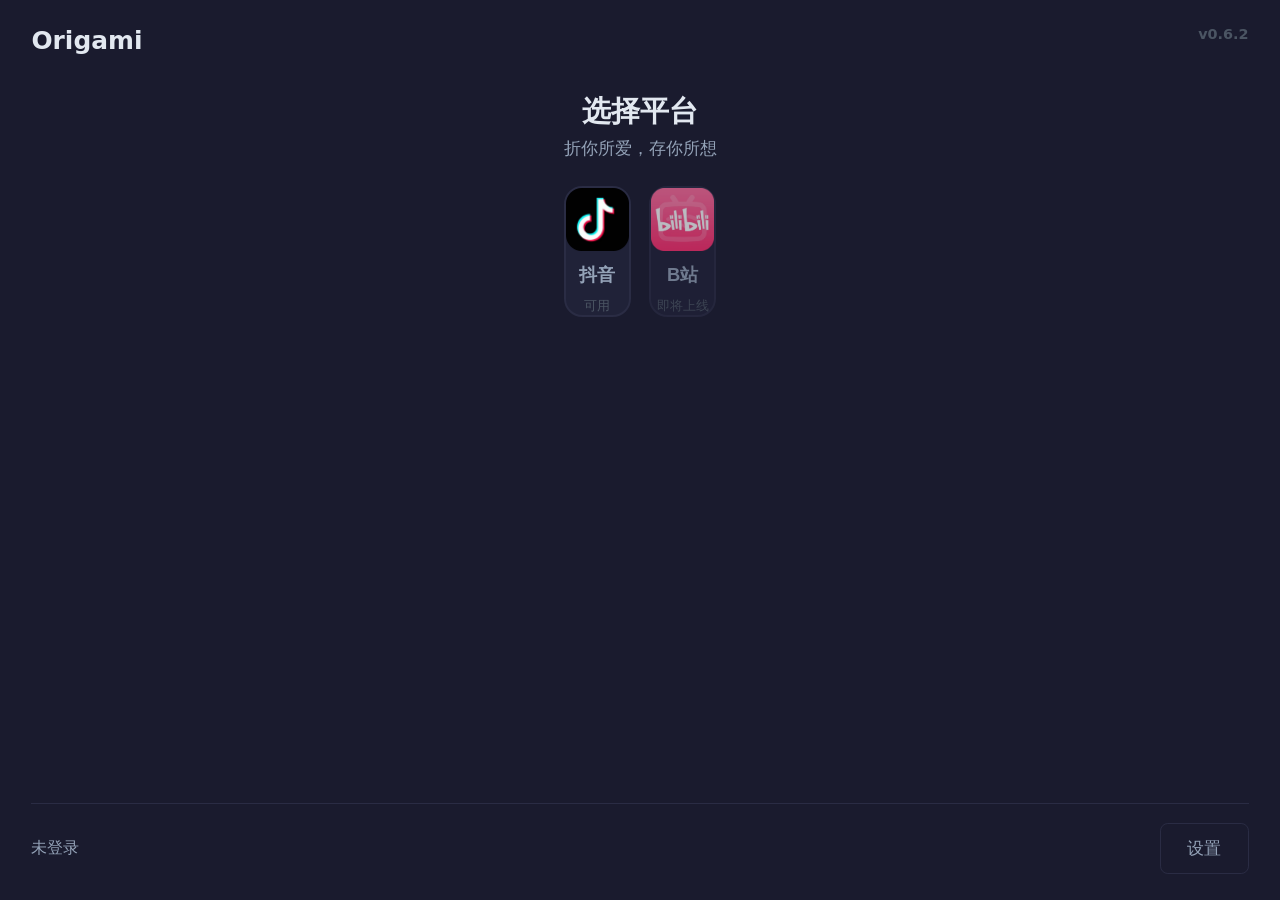
<file: ui/pages/app.html>
<!DOCTYPE html>
<html lang="zh-CN" data-theme="soft-dark">
<head>
<meta charset="UTF-8">
<title>Origami</title>
<link rel="stylesheet" href="../css/themes.css">
<style>
  *,*::before,*::after{margin:0;padding:0;box-sizing:border-box}
  html,body{width:100%;height:100%;background:var(--bg-deep);color:var(--text-primary);font-family:var(--font);font-size:13px;-webkit-font-smoothing:antialiased;user-select:none;overflow:hidden}
  .page{position:absolute;inset:0;display:none;flex-direction:column}
  .page.active{display:flex}

  /* ── shared ── */
  .topbar{display:flex;align-items:center;gap:10px;padding:14px 20px;flex-shrink:0}
  .btn-back{background:var(--bg-card);color:var(--text-secondary);border:1px solid var(--border-default);border-radius:var(--radius-sm);padding:5px 12px;font-size:12px;cursor:pointer;font-family:var(--font)}
  .btn-back:hover{background:var(--bg-hover);color:var(--text-primary)}
  .topbar-title{font-size:16px;font-weight:700}
  .topbar-divider{height:1px;background:var(--divider);flex-shrink:0}
  .input{flex:1;background:var(--bg-card);color:var(--text-primary);border:1px solid var(--border-default);border-radius:var(--radius-sm);padding:10px 14px;font-size:13px;outline:none;font-family:var(--font)}
  .input:focus{border-color:var(--accent)}
  .btn{background:var(--accent);color:#fff;border:none;border-radius:var(--radius-sm);padding:10px 20px;font-size:13px;font-weight:600;cursor:pointer;font-family:var(--font);white-space:nowrap}
  .btn:hover{background:var(--accent-glow)}
  .btn:disabled{opacity:.5}
  .btn.ghost{background:transparent;color:var(--text-secondary);border:1px solid var(--border-default);font-weight:400}
  .btn.ghost:hover{background:var(--bg-hover);color:var(--text-primary)}
  .btn.small{padding:5px 12px;font-size:11px}
</style>

<!-- ═══════════════ HOME ═══════════════ -->
<style>
  #page-home{align-items:center;padding:0 24px}
  .home-brand{font-size:19px;font-weight:700;margin-top:20px;align-self:stretch;display:flex;justify-content:space-between}
  .home-ver{font-size:11px;color:var(--text-disabled)}
  .home-title{text-align:center;padding:28px 0 20px}
  .home-title h1{font-size:22px;font-weight:700;margin-bottom:4px}
  .home-title p{font-size:13px;color:var(--text-secondary)}
  .card-row{display:flex;gap:14px}
  .platform-card{flex:1;max-width:140px;aspect-ratio:.82;background:var(--bg-card);border:2px solid var(--border-default);border-radius:var(--radius-md);display:flex;flex-direction:column;align-items:center;justify-content:center;gap:8px;cursor:pointer;transition:border-color .25s,background .25s}
  .platform-card:hover{border-color:var(--accent);background:var(--bg-hover)}
  .platform-card img{width:48px;height:48px;background:transparent}
  .platform-card .name{font-size:14px;font-weight:600;color:var(--text-secondary)}
  .platform-card:hover .name{color:var(--accent)}
  .platform-card .badge{font-size:10px;color:var(--text-disabled)}
  .spacer{flex:1}
  .bottombar{display:flex;justify-content:space-between;align-items:center;padding:14px 0 20px;align-self:stretch;border-top:1px solid var(--divider);margin-top:14px}
  .bottombar-status{font-size:12px;color:var(--text-secondary)}
</style>

<!-- ═══════════════ MODE ═══════════════ -->
<style>
  .mode-body{flex:1;display:flex;gap:20px;align-items:center;justify-content:center;padding:24px 32px}
  .mode-card{flex:1;max-width:360px;aspect-ratio:1/.85;background:var(--bg-card);border:2px solid var(--border-default);border-radius:var(--radius-md);padding:36px 24px;cursor:pointer;display:flex;flex-direction:column;align-items:center;justify-content:center;gap:18px;text-align:center;transition:border-color .25s,background .25s}
  .mode-card:hover{border-color:var(--accent);background:var(--bg-hover)}
  .mode-icon{width:64px;height:64px;border-radius:16px;display:flex;align-items:center;justify-content:center;background:var(--bg-hover);font-size:28px}
  .mode-name{font-size:18px;font-weight:700}
  .mode-desc{font-size:12px;color:var(--text-secondary)}
</style>

<!-- ═══════════════ SINGLE ═══════════════ -->
<style>
  #page-single{padding:16px 20px;gap:10px}
  .desc-row{color:var(--text-secondary);font-size:11px;padding:0 4px;display:none}
  .url-row{display:flex;gap:8px}
  .path-row{display:flex;flex-direction:column;gap:6px}
  .path-label{font-size:11px;color:var(--text-secondary)}
  .path-body{display:flex;gap:8px}
  .path-input{flex:1;background:var(--bg-card);color:var(--text-secondary);border:1px solid var(--border-default);border-radius:var(--radius-sm);padding:8px 12px;font-size:11px;word-break:break-all;line-height:1.5}
  .content-split{flex:1;display:flex;gap:12px;min-height:0}
  .log-box{flex:1;background:var(--bg-card);border:1px solid var(--border-default);border-radius:var(--radius-sm);padding:10px;font-size:11px;color:var(--text-secondary);overflow-y:auto;font-family:'Consolas','Courier New',monospace;line-height:1.6}
  .log-box .ok{color:var(--success)}.log-box .err{color:var(--error)}.log-box .warn{color:var(--warn)}.log-box .info{color:var(--text-disabled)}
  .dl-list{width:220px;background:var(--bg-card);border:1px solid var(--border-default);border-radius:var(--radius-sm);padding:8px;overflow-y:auto;font-size:11px;flex-shrink:0}
  .dl-list-title{font-size:10px;color:var(--text-disabled);text-transform:uppercase;letter-spacing:1px;margin-bottom:6px}
  .dl-item{display:flex;justify-content:space-between;padding:4px 6px;font-size:11px}
  .progress-wrap{height:4px;background:var(--bg-card);border-radius:2px;overflow:hidden;flex-shrink:0}
  .progress-fill{height:100%;width:0;background:var(--accent);border-radius:2px;transition:width .3s}
  .statusbar{font-size:11px;color:var(--text-secondary);flex-shrink:0}
  /* Gallery modal */
  .modal-overlay{position:fixed;inset:0;background:rgba(0,0,0,.7);z-index:100;display:none;align-items:center;justify-content:center}
  .modal-overlay.show{display:flex}
  .modal-dialog{background:var(--bg-card);border:1px solid var(--border-default);border-radius:var(--radius-md);padding:20px;width:90%;max-width:600px;max-height:80vh;display:flex;flex-direction:column}
  .modal-title{font-size:15px;font-weight:700;margin-bottom:4px}
  .modal-sub{font-size:11px;color:var(--text-secondary);margin-bottom:14px}
  .gallery-grid{display:grid;grid-template-columns:repeat(auto-fill,minmax(90px,1fr));gap:8px;overflow-y:auto;flex:1}
  .gallery-item{position:relative;aspect-ratio:1;border-radius:6px;overflow:hidden;cursor:pointer;border:2px solid transparent}
  .gallery-item:hover,.gallery-item.selected{border-color:var(--accent)}
  .gallery-item img{width:100%;height:100%;object-fit:cover}
  .gallery-item .check-mark{position:absolute;top:3px;right:3px;width:18px;height:18px;border-radius:4px;background:rgba(0,0,0,.6);border:2px solid rgba(255,255,255,.3);display:flex;align-items:center;justify-content:center;font-size:10px;color:#fff}
  .gallery-item.selected .check-mark{background:var(--accent);border-color:var(--accent)}
  .modal-actions{display:flex;gap:8px;justify-content:flex-end;margin-top:14px;padding-top:12px;border-top:1px solid var(--divider)}
  .select-all-btn{font-size:11px;color:var(--text-secondary);cursor:pointer;margin-right:auto;align-self:center}
  .select-all-btn:hover{color:var(--text-primary)}
  /* Author info in topbar */
  .author-avatar{width:30px;height:30px;border-radius:50%;border:2px solid var(--border-default);object-fit:cover;display:none}
  .author-name{font-size:11px;color:var(--text-secondary)}
  .author-stats{font-size:11px;color:var(--text-primary)}
</style>
</head>
<body>

<!-- ═══════════ HOME ═══════════ -->
<div class="page active" id="page-home">
  <div class="home-brand"><span>Origami</span><span class="home-ver" id="homeVer">v0.6.2</span></div>
  <div class="home-title"><h1>选择平台</h1><p>折你所爱，存你所想</p></div>
  <div class="card-row">
    <button class="platform-card" onclick="go('mode')"><img src="../assets/icons/douyin.png" alt="抖"><span class="name">抖音</span><span class="badge">可用</span></button>
    <button class="platform-card" style="opacity:.7;cursor:default" disabled><img src="../assets/icons/bilibili.png" alt="B"><span class="name">B站</span><span class="badge">即将上线</span></button>
  </div>
  <div class="spacer"></div>
  <div class="bottombar"><span class="bottombar-status" id="homeStatus">未登录</span><button class="btn ghost" onclick="go('settings')">设置</button></div>
</div>

<!-- ═══════════ MODE ═══════════ -->
<div class="page" id="page-mode">
  <div class="topbar"><button class="btn-back" onclick="go('home')">← 返回</button><span class="topbar-title">抖音</span></div>
  <div class="topbar-divider"></div>
  <div class="mode-body">
    <button class="mode-card" onclick="go('single')"><div class="mode-icon">📥</div><div class="mode-name">单个作品</div><div class="mode-desc">粘贴分享链接或口令<br>解析后预览并下载</div></button>
    <button class="mode-card" onclick="go('batch')"><div class="mode-icon">📦</div><div class="mode-name">批量下载</div><div class="mode-desc">输入主页链接<br>批量获取并归档作品</div></button>
  </div>
</div>

<!-- ═══════════ SINGLE ═══════════ -->
<div class="page" id="page-single">
  <div class="topbar">
    <button class="btn-back" onclick="go('mode')">← 返回</button>
    <span class="topbar-title" style="color:var(--accent)">单视频下载</span>
    <div style="margin-left:auto;display:flex;align-items:center;gap:8px">
      <img class="author-avatar" id="authorAvatar"><span class="author-name" id="authorName"></span><span class="author-stats" id="authorStats"></span>
    </div>
  </div>
  <div class="desc-row" id="descRow"><span id="descText"></span></div>
  <div class="url-row">
    <input class="input" id="urlInput" placeholder="粘贴分享链接或口令...">
    <button class="btn" id="actionBtn" onclick="fetchMedia()">解析</button>
    <button class="btn ghost" id="cancelBtn" onclick="cancel()" style="display:none">取消</button>
    <button class="btn ghost small" id="commentBtn" disabled>评论</button>
  </div>
  <div class="path-row">
    <span class="path-label">保存到</span>
    <div class="path-body"><div class="path-input" id="pathDisplay">output/单作品/</div><button class="btn ghost" onclick="browsePath()">浏览</button><button class="btn ghost" onclick="openFolder()">打开</button></div>
  </div>
  <div class="content-split">
    <div class="log-box" id="logBox"><div class="empty" style="text-align:center;padding:20px;opacity:.5">粘贴链接后开始解析</div></div>
    <div class="dl-list"><div class="dl-list-title">已下载</div><div id="dlItems"></div></div>
  </div>
  <div class="progress-wrap" id="progressWrap" style="display:none"><div class="progress-fill" id="progressBar"></div></div>
  <div class="statusbar" id="statusBar">就绪</div>
  <!-- Gallery modal -->
  <div class="modal-overlay" id="galleryModal">
    <div class="modal-dialog"><div class="modal-title">选择要下载的图片</div><div class="modal-sub">点击图片选中/取消，选好后点击下载</div><div class="gallery-grid" id="galleryGrid"></div>
    <div class="modal-actions"><span class="select-all-btn" onclick="toggleSelectAll()">全选 / 取消</span><span style="font-size:11px;color:var(--text-secondary)">已选 <b style="color:var(--accent)" id="selectedCount">0</b> 张</span><button class="btn ghost" onclick="closeGallery()">取消</button><button class="btn" onclick="confirmGallery()">确认下载</button></div></div>
  </div>
</div>

<!-- ═══════════ BATCH ═══════════ -->
<div class="page" id="page-batch">
  <div class="topbar"><button class="btn-back" onclick="go('mode')">← 返回</button><span class="topbar-title">批量下载</span></div>
  <div class="topbar-divider"></div>
  <div style="flex:1;display:flex;align-items:center;justify-content:center;color:var(--text-disabled);font-size:14px">即将上线</div>
</div>

<!-- ═══════════ SETTINGS ═══════════ -->
<div class="page" id="page-settings">
  <div class="topbar"><button class="btn-back" onclick="go('home')">← 返回</button><span class="topbar-title">设置</span></div>
  <div class="topbar-divider"></div>
  <div style="flex:1;display:flex;align-items:center;justify-content:center;color:var(--text-disabled);font-size:14px">即将上线</div>
</div>

<script src="qrc:///qtwebchannel/qwebchannel.js"></script>
<script>
  document.body.style.zoom = '131%';
  var bridge = null, mediaData = null, galleryUrls = [], selectedImgs = new Set();

  // ── Init ──
  new QWebChannel(qt.webChannelTransport, function(ch) {
    bridge = ch.objects.bridge;
    bridge.getSetting('theme').then(function(t) { if(t) setTheme(t); });
    bridge.getSetting('zoom').then(function(v) { if(v) document.body.style.zoom=String(Math.round(Number(v)*100))+'%'; });
    bridge.getSetting('download_paths').then(function(p) { if(p&&p.single) document.getElementById('pathDisplay').textContent=p.single; });
    bridge.isLoggedIn().then(function(ok) { document.getElementById('homeStatus').textContent=ok?'已登录':'未登录'; });
    bridge.getVersion().then(function(v) { document.getElementById('homeVer').textContent='v'+v; });
    // Check for clipboard URL from Python
    var clipUrl = localStorage.getItem('clipboard_url');
    if (clipUrl) { localStorage.removeItem('clipboard_url'); go('single'); setTimeout(function(){ document.getElementById('urlInput').value=clipUrl; fetchMedia(); }, 300); }
  });

  function setTheme(name) { document.documentElement.dataset.theme = name; if(bridge) bridge.setSetting('theme', name); }

  // ── Navigation (no page reload!) ──
  function go(name) {
    document.querySelectorAll('.page').forEach(function(p) { p.classList.remove('active'); });
    document.getElementById('page-'+name).classList.add('active');
    if (bridge) {
      bridge.navigateTo(name);
    }
  }

  // ── Log ──
  function log(msg, cls) {
    var box = document.getElementById('logBox'), empty = box.querySelector('.empty');
    if (empty) empty.remove();
    var d = document.createElement('div'); d.className = cls||'';
    var t = new Date(); d.textContent = '[' + [t.getHours(),t.getMinutes(),t.getSeconds()].map(function(x){return (x<10?'0':'')+x}).join(':') + '] ' + msg;
    box.appendChild(d); box.scrollTop = box.scrollHeight;
  }
  function addDlItem(name) { var d=document.createElement('div'); d.className='dl-item'; d.innerHTML='<span>'+name+'</span><span style="color:var(--success)">✓</span>'; document.getElementById('dlItems').appendChild(d); }

  // ── Single: fetch ──
  async function fetchMedia() {
    var url = document.getElementById('urlInput').value.trim();
    if (!url) return log('请粘贴分享链接', 'warn');
    if (!bridge) return log('Bridge 未就绪', 'err');
    var btn = document.getElementById('actionBtn');
    btn.disabled = true; btn.textContent = '解析中...';
    log('开始解析链接...', 'info');
    try {
      var resolved = await bridge.resolveUrl(url);
      if (!resolved||resolved.error) { log('[FAIL] '+(resolved?resolved.error:'解析失败'), 'err'); btn.disabled=false; btn.textContent='解析'; return; }
      log('[OK] ID: '+resolved.item_id, 'ok');
      log('获取作品详情...', 'info');
      var media = await bridge.fetchMedia(resolved.item_id);
      if (!media||media.error) { log('[FAIL] '+(media?media.error:'获取失败'), 'err'); btn.disabled=false; btn.textContent='解析'; return; }
      mediaData = media;
      log('[OK] '+ (media.title||'').slice(0,40), 'ok');
      log('作者: '+(media.author||'?')+' | 类型: '+media.item_type+' | 头像: '+(media.author_avatar?'有':'无'), 'info');
      document.getElementById('authorName').textContent = media.author||'';
      document.getElementById('authorStats').textContent = media.item_type||'';
      if (media.author_avatar) {
        bridge.fetchImageAsDataUrl(media.author_avatar).then(function(d) {
          var av = document.getElementById('authorAvatar'); av.src = d; av.style.display='block';
        });
      }
      if (media.title) { document.getElementById('descRow').style.display='block'; document.getElementById('descText').textContent=media.title; }
      var isGallery = media.item_type==='gallery'||media.item_type==='image';
      if (isGallery && (media.media_urls||[]).length>0) { showGallery(media.media_urls); }
      btn.textContent = '下载';
      btn.onclick = isGallery ? function(){showGallery(media.media_urls||[]);} : startDownload;
      btn.disabled = false;
      document.getElementById('commentBtn').disabled = false;
      document.getElementById('cancelBtn').style.display = '';
      document.getElementById('statusBar').textContent = '就绪 · 点击下载';
    } catch(e) { log('[ERR] '+e, 'err'); btn.disabled=false; btn.textContent='解析'; }
  }

  function cancel() {
    var btn = document.getElementById('actionBtn'); btn.textContent='解析'; btn.onclick=fetchMedia;
    document.getElementById('cancelBtn').style.display='none'; document.getElementById('commentBtn').disabled=true;
    document.getElementById('descRow').style.display='none'; document.getElementById('statusBar').textContent='已取消';
    log('[WARN] 已取消', 'warn'); galleryUrls=[]; selectedImgs.clear();
  }

  // ── Gallery modal ──
  function showGallery(urls) {
    galleryUrls=urls; selectedImgs=new Set(); urls.forEach(function(_,i){selectedImgs.add(i);});
    var grid=document.getElementById('galleryGrid'); grid.innerHTML='';
    urls.forEach(function(u,i){
      var item=document.createElement('div'); item.className='gallery-item selected';
      item.innerHTML='<img src="'+u+'" loading="lazy"><div class="check-mark">✓</div>';
      item.onclick=function(){toggleImg(i);}; grid.appendChild(item);
    });
    document.getElementById('selectedCount').textContent=selectedImgs.size;
    document.getElementById('galleryModal').classList.add('show');
    log('图集弹窗: '+urls.length+' 张', 'info');
  }
  function toggleImg(i) { selectedImgs.has(i)?selectedImgs.delete(i):selectedImgs.add(i); document.querySelectorAll('#galleryGrid .gallery-item')[i].classList.toggle('selected'); document.getElementById('selectedCount').textContent=selectedImgs.size; }
  function toggleSelectAll() { if(selectedImgs.size===galleryUrls.length) selectedImgs.clear(); else galleryUrls.forEach(function(_,i){selectedImgs.add(i);}); document.querySelectorAll('#galleryGrid .gallery-item').forEach(function(el,i){el.classList.toggle('selected',selectedImgs.has(i));}); document.getElementById('selectedCount').textContent=selectedImgs.size; }
  function closeGallery() { document.getElementById('galleryModal').classList.remove('show'); }
  function confirmGallery() { document.getElementById('galleryModal').classList.remove('show'); startDownload(); }

  // ── Download ──
  function startDownload() {
    if (!mediaData) return;
    var urls = galleryUrls.length>0 ? [] : (mediaData.media_urls||[]);
    if (galleryUrls.length>0) selectedImgs.forEach(function(i){urls.push(galleryUrls[i]);});
    log('下载 '+urls.length+' 个文件...', 'info');
    document.getElementById('progressWrap').style.display='block'; document.getElementById('progressBar').style.width='0%';
    document.getElementById('statusBar').textContent='下载中...';
    var done=0;
    function dlNext(i) {
      if (i>=urls.length) { document.getElementById('progressBar').style.width='100%'; document.getElementById('statusBar').textContent='完成'; log('[OK] 全部完成','ok'); return; }
      var name=(mediaData.title||'media')+'_'+(i+1);
      bridge.downloadFile(urls[i], name).then(function(r) {
        done++; document.getElementById('progressBar').style.width=Math.round(done/urls.length*100)+'%';
        if(r&&r.ok){addDlItem(name);log('[OK] '+name,'ok');} else {log('[FAIL] '+name,'err');}
        dlNext(i+1);
      });
    }
    dlNext(0);
  }

  function browsePath() { if(bridge) bridge.browseFolder().then(function(p){ if(p) document.getElementById('pathDisplay').textContent=p; }); }
  function openFolder() { if(bridge) bridge.openFolder(''); }
</script>
</body>
</html>
</file>
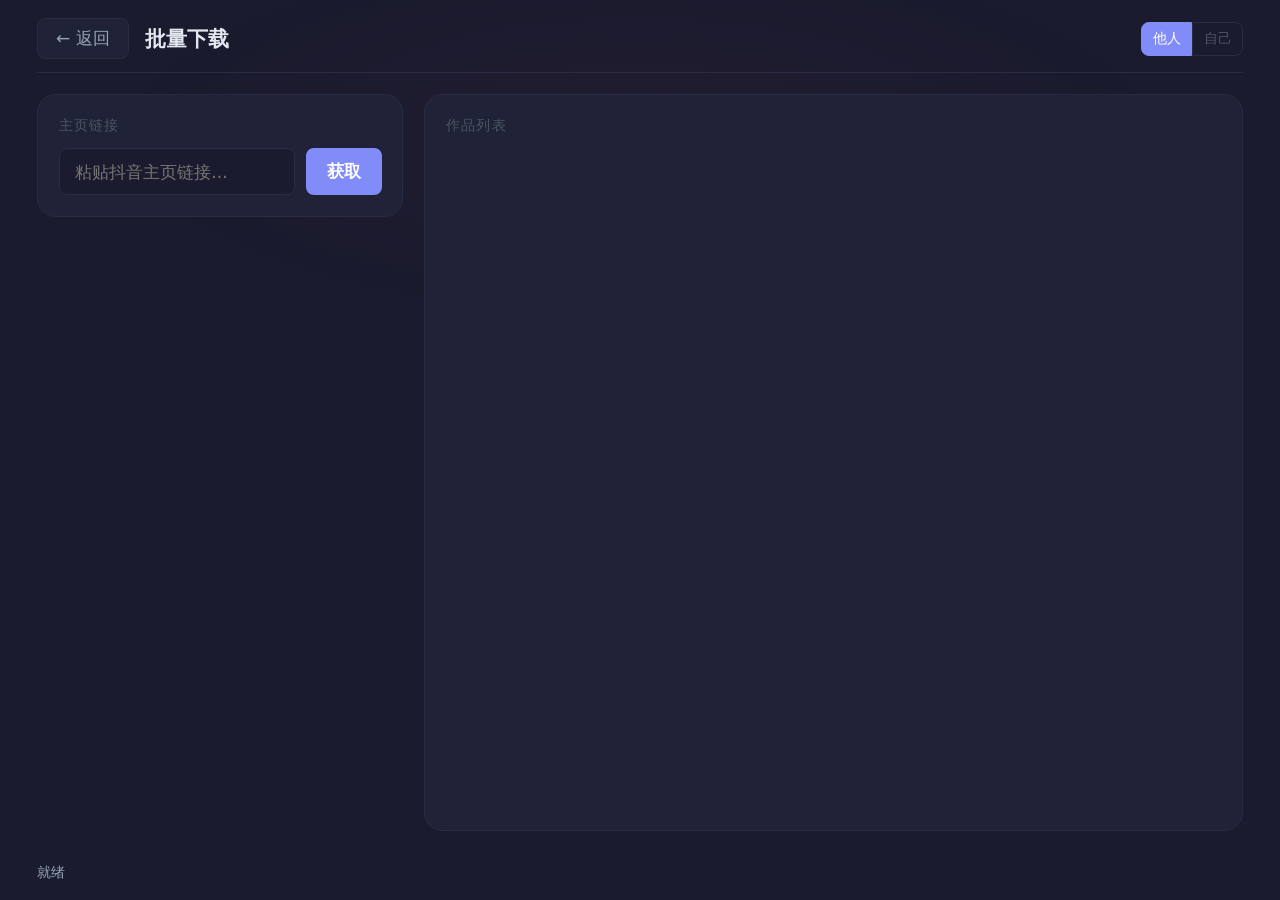
<file: ui/pages/batch.html>
<!DOCTYPE html>
<html lang="zh-CN" data-theme="soft-dark">
<head>
<meta charset="UTF-8">
<meta name="viewport" content="width=device-width, initial-scale=1.0">
<title>Origami · 批量下载</title>
<link rel="stylesheet" href="../css/themes.css">
<style>
  *, *::before, *::after { margin:0; padding:0; box-sizing:border-box; }
  html, body {
    width:100%; height:100%; background:var(--bg-deep);
    color:var(--text-primary); font-family:var(--font); font-size:13px;
    -webkit-font-smoothing:antialiased; overflow:hidden;
  }
  body::before {
    content:''; position:fixed; inset:0;
    background:radial-gradient(ellipse 60% 30% at 50% 15%, rgba(233,69,96,0.04) 0%, transparent 70%);
    pointer-events:none; z-index:0;
  }
  .app { position:relative; z-index:1; height:100%; display:flex; flex-direction:column; padding:0 28px; }

  /* ── Topbar ── */
  .topbar { display:flex; align-items:center; gap:12px; padding:14px 0 10px; flex-shrink:0; }
  .btn-back { background:var(--bg-card); color:var(--text-secondary); border:1px solid var(--border-default); border-radius:var(--radius-sm); padding:6px 14px; font-size:13px; cursor:pointer; transition:background .2s, color .2s; font-family:var(--font); }
  .btn-back:hover { background:var(--bg-hover); color:var(--text-primary); }
  .topbar-title { font-size:16px; font-weight:700; }
  .topbar-divider { height:1px; background:var(--divider); flex-shrink:0; }

  /* ── Body: left panel + right grid ── */
  .body-wrap { flex:1; display:flex; gap:16px; padding:16px 0; overflow:hidden; min-height:0; }

  /* Left: controls */
  .col-left { width:280px; flex-shrink:0; display:flex; flex-direction:column; gap:12px; }
  .section { background:var(--bg-card); border:1px solid var(--border-default); border-radius:var(--radius-md); padding:16px; }
  .section-title { font-size:11px; color:var(--text-disabled); text-transform:uppercase; letter-spacing:.8px; margin-bottom:10px; }
  .input { width:100%; background:var(--bg-deep); color:var(--text-primary); border:1px solid var(--border-default); border-radius:var(--radius-sm); padding:9px 12px; font-size:13px; outline:none; transition:border-color .2s; font-family:var(--font); }
  .input:focus { border-color:var(--accent); }
  .input-row { display:flex; gap:8px; } .input-row .input { flex:1; }
  .btn {
    background:var(--accent); color:#fff; border:none; border-radius:var(--radius-sm);
    padding:9px 16px; font-size:13px; font-weight:600; cursor:pointer;
    transition:background .2s; font-family:var(--font); white-space:nowrap;
  }
  .btn:hover { background:var(--accent-glow); }
  .btn.ghost { background:transparent; color:var(--text-secondary); border:1px solid var(--border-default); }
  .btn.ghost:hover { background:var(--bg-hover); color:var(--text-primary); }
  .btn.small { padding:5px 12px; font-size:11px; }

  .author-row { display:flex; gap:10px; align-items:center; }
  .author-avatar { width:44px; height:44px; border-radius:50%; background:var(--bg-deep); border:2px solid var(--border-default); flex-shrink:0; }
  .author-name { font-weight:700; font-size:14px; }
  .author-stats { font-size:10px; color:var(--text-secondary); margin-top:1px; }

  .tab-row { display:flex; gap:0; }
  .tab { flex:1; background:transparent; color:var(--text-disabled); border:1px solid var(--border-default); padding:5px 8px; font-size:11px; cursor:pointer; text-align:center; font-family:var(--font); transition:background .2s, color .2s; }
  .tab:first-child { border-radius:var(--radius-sm) 0 0 var(--radius-sm); }
  .tab:last-child { border-radius:0 var(--radius-sm) var(--radius-sm) 0; }
  .tab.active { background:var(--accent); color:#fff; border-color:var(--accent); }

  .progress-bar-wrap { background:var(--bg-deep); border-radius:4px; height:6px; overflow:hidden; margin-top:8px; }
  .progress-bar-fill { background:var(--accent); height:100%; width:0%; transition:width .3s; border-radius:4px; }

  .select-all { font-size:11px; color:var(--text-secondary); cursor:pointer; }
  .select-all:hover { color:var(--text-primary); }
  .count-badge { background:var(--accent); color:#fff; border-radius:10px; padding:2px 8px; font-size:10px; font-weight:700; display:inline-block; }

  /* Right: media grid */
  .col-right { flex:1; display:flex; flex-direction:column; min-width:0; }
  .media-grid {
    flex:1; overflow-y:auto; display:grid;
    grid-template-columns:repeat(auto-fill, minmax(140px,1fr));
    gap:8px; align-content:start;
  }
  .media-item {
    background:var(--bg-card); border:2px solid var(--border-default);
    border-radius:var(--radius-sm); padding:6px; cursor:pointer;
    transition:border-color .15s, background .15s;
  }
  .media-item:hover { background:var(--bg-hover); }
  .media-item.selected { border-color:var(--accent); background:var(--bg-hover); }
  .media-thumb { width:100%; aspect-ratio:1; object-fit:cover; border-radius:4px; background:var(--bg-deep); }
  .media-title { font-size:10px; font-weight:600; margin-top:4px; white-space:nowrap; overflow:hidden; text-overflow:ellipsis; }
  .media-author { font-size:9px; color:var(--text-secondary); }
  .media-check { position:absolute; top:4px; right:4px; width:18px; height:18px; border:2px solid var(--border-default); border-radius:4px; background:var(--bg-card); display:none; align-items:center; justify-content:center; font-size:9px; color:#fff; }
  .media-item.selected .media-check { display:flex; background:var(--accent); border-color:var(--accent); }

  .statusbar { padding:8px 0 14px; font-size:11px; color:var(--text-secondary); flex-shrink:0; }
</style>
</head>
<body>
<div class="app">

  <div class="topbar">
    <button class="btn-back" onclick="goBack()">← 返回</button>
    <span class="topbar-title">批量下载</span>
    <div class="tab-row" style="margin-left:auto;">
      <button class="tab active" onclick="switchTab('other')">他人</button>
      <button class="tab" onclick="switchTab('self')">自己</button>
    </div>
  </div>
  <div class="topbar-divider"></div>

  <div class="body-wrap">

    <!-- Left: controls -->
    <div class="col-left">
      <div class="section">
        <div class="section-title">主页链接</div>
        <div class="input-row">
          <input class="input" id="urlInput" type="text" placeholder="粘贴抖音主页链接...">
          <button class="btn" id="fetchBtn" onclick="fetchPosts()">获取</button>
        </div>
      </div>

      <div class="section" id="authorSection" style="display:none;">
        <div class="author-row">
          <img class="author-avatar" id="authorAvatar" alt="">
          <div>
            <div class="author-name" id="authorName"></div>
            <div class="author-stats" id="authorStats"></div>
          </div>
        </div>
        <div class="progress-bar-wrap" id="progressWrap" style="display:none;">
          <div class="progress-bar-fill" id="progressBar"></div>
        </div>
      </div>

      <div class="section" id="actionSection" style="display:none;">
        <div style="display:flex; align-items:center; justify-content:space-between; margin-bottom:8px;">
          <span class="select-all" onclick="toggleSelectAll()">全选 / 取消</span>
          <span class="count-badge" id="selectedCount">0</span>
        </div>
        <div style="display:flex; gap:8px;">
          <button class="btn" style="flex:1;" id="dlBtn" onclick="startDownload()">开始下载</button>
          <button class="btn ghost small" id="pauseBtn" onclick="togglePause()" style="display:none;">暂停</button>
        </div>
      </div>
    </div>

    <!-- Right: media grid -->
    <div class="col-right">
      <div class="section" style="flex:1; display:flex; flex-direction:column;">
        <div class="section-title">作品列表</div>
        <div class="media-grid" id="mediaGrid"></div>
      </div>
    </div>

  </div>

  <div class="statusbar" id="statusBar">就绪</div>

</div>

<script src="qrc:///qtwebchannel/qwebchannel.js"></script>
<script>
  document.body.style.zoom = '131%';
  function setTheme(name) { document.documentElement.dataset.theme = name; if(bridge) bridge.setSetting('theme', name); }
  var bridge = null, items = [], selected = new Set();
  new QWebChannel(qt.webChannelTransport, function(ch) {
    bridge = ch.objects.bridge;
    bridge.getSetting('theme').then(function(t) { if(t) setTheme(t); });
    bridge.getSetting('zoom').then(function(v) { if(v) document.body.style.zoom = String(Math.round(Number(v)*100))+'%'; });
  });

  function goBack() { window.location.href = 'mode.html'; }

  function switchTab(t) {
    document.querySelectorAll('.tab').forEach(function(el,i) { el.classList.toggle('active', (t==='other' && i===0) || (t==='self' && i===1)); });
  }

  async function fetchPosts() {
    var url = document.getElementById('urlInput').value.trim();
    if (!url) return;
    var btn = document.getElementById('fetchBtn'); btn.disabled = true; btn.textContent = '加载中...';
    try {
      var author = await bridge.fetchAuthor(url);
      if (!author||author.error) { btn.disabled = false; btn.textContent = '获取'; return; }
      document.getElementById('authorSection').style.display = 'block';
      document.getElementById('authorName').textContent = author.nickname||'未知';
      document.getElementById('authorStats').textContent = (author.post_count||0)+' 作品 · '+(author.follower_count||0)+' 粉丝';
      if (author.avatar_url) document.getElementById('authorAvatar').src = author.avatar_url;
      var data = await bridge.fetchPosts(author.author_id, 0, 30);
      items = (data&&data.items) ? data.items : []; selected.clear();
      renderGrid();
      document.getElementById('actionSection').style.display = 'block';
      document.getElementById('statusBar').textContent = '加载了 '+items.length+' 个作品';
    } catch(e) { document.getElementById('statusBar').textContent = '错误: '+e; }
    btn.disabled = false; btn.textContent = '获取';
  }

  function renderGrid() {
    var grid = document.getElementById('mediaGrid'); grid.innerHTML = '';
    items.forEach(function(item, i) {
      var div = document.createElement('div');
      div.className = 'media-item' + (selected.has(i)?' selected':'');
      div.onclick = function(){ toggleItem(i); };
      div.style.position = 'relative';
      div.innerHTML =
        '<img class="media-thumb" src="'+(item.cover_url||'')+'" onerror="this.style.display=\'none\'">'+
        '<div class="media-title">'+(item.title||'无标题')+'</div>'+
        '<div class="media-author">'+(item.author||'')+'</div>'+
        '<div class="media-check">✓</div>';
      grid.appendChild(div);
    });
  }

  function toggleItem(i) {
    selected.has(i) ? selected.delete(i) : selected.add(i);
    document.querySelectorAll('.media-item')[i].classList.toggle('selected');
    document.getElementById('selectedCount').textContent = selected.size;
  }

  function toggleSelectAll() {
    if (selected.size === items.length) selected.clear();
    else items.forEach(function(_,i){ selected.add(i); });
    document.getElementById('selectedCount').textContent = selected.size;
    renderGrid();
  }

  function startDownload() {
    document.getElementById('statusBar').textContent = '下载 '+selected.size+' 个...';
    document.getElementById('dlBtn').style.display = 'none';
    document.getElementById('pauseBtn').style.display = '';
    document.getElementById('progressWrap').style.display = 'block';
  }
  function togglePause() { var b=document.getElementById('pauseBtn'); b.textContent = b.textContent==='暂停'?'继续':'暂停'; }
</script>
</body>
</html>
</file>
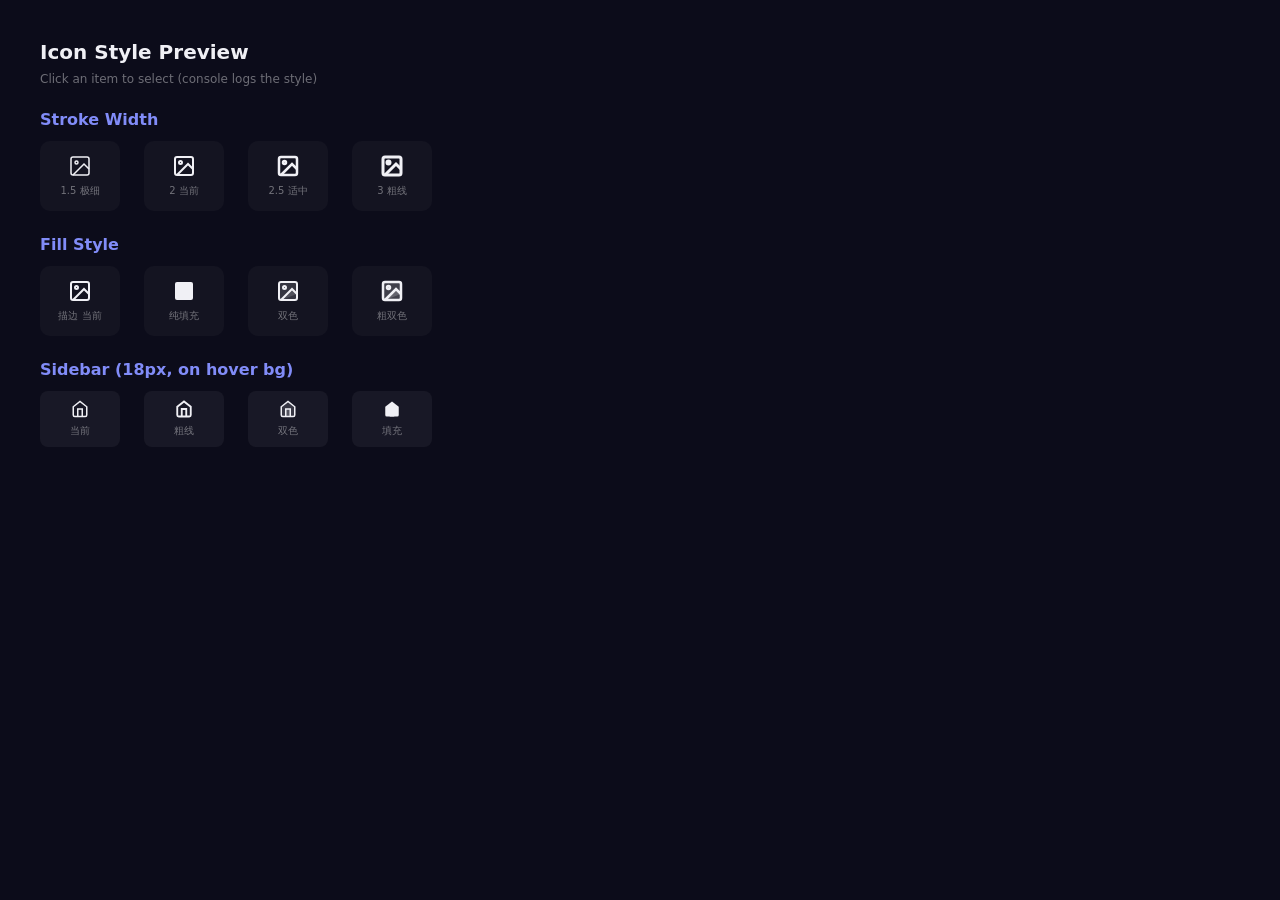
<file: ui/pages/icon-preview.html>
<!DOCTYPE html>
<html lang="zh-CN">
<head>
<meta charset="UTF-8">
<meta name="viewport" content="width=device-width, initial-scale=1.0">
<title>Icon Preview</title>
<style>
  * { margin:0; padding:0; box-sizing:border-box; }
  body {
    background:#0c0c1a; color:#f0f0f5; font-family:system-ui, sans-serif;
    padding:40px; user-select:none;
  }
  h2 { font-size:16px; margin:24px 0 12px; color:#818CF8; }
  .row { display:flex; gap:24px; align-items:center; flex-wrap:wrap; margin-bottom:8px; }
  .item {
    display:flex; flex-direction:column; align-items:center; gap:6px;
    width:80px; padding:12px 8px; border-radius:10px;
    background:rgba(255,255,255,.03); border:1px solid transparent;
    cursor:pointer; transition:all .2s;
  }
  .item:hover { border-color:#818CF8; background:rgba(129,140,248,.08); }
  .item .label { font-size:10px; color:rgba(255,255,255,.4); }
  .sidebar-bg { background:rgba(255,255,255,.05); padding:8px; border-radius:8px; }
</style>
</head>
<body>

<h1 style="font-size:20px;margin-bottom:8px;">Icon Style Preview</h1>
<p style="color:rgba(255,255,255,.4);font-size:12px;margin-bottom:24px">Click an item to select (console logs the style)</p>

<h2>Stroke Width</h2>
<div class="row">
  <div class="item" onclick="pick('stroke-width:1.5')">
    <svg width="24" height="24" viewBox="0 0 24 24" fill="none" stroke="currentColor" stroke-width="1.5"><rect x="3" y="3" width="18" height="18" rx="2"/><circle cx="8.5" cy="8.5" r="1.5"/><polyline points="21 15 16 10 5 21"/></svg>
    <span class="label">1.5 极细</span>
  </div>
  <div class="item" onclick="pick('stroke-width:2 (current)')">
    <svg width="24" height="24" viewBox="0 0 24 24" fill="none" stroke="currentColor" stroke-width="2"><rect x="3" y="3" width="18" height="18" rx="2"/><circle cx="8.5" cy="8.5" r="1.5"/><polyline points="21 15 16 10 5 21"/></svg>
    <span class="label">2 当前</span>
  </div>
  <div class="item" onclick="pick('stroke-width:2.5')">
    <svg width="24" height="24" viewBox="0 0 24 24" fill="none" stroke="currentColor" stroke-width="2.5"><rect x="3" y="3" width="18" height="18" rx="2"/><circle cx="8.5" cy="8.5" r="1.5"/><polyline points="21 15 16 10 5 21"/></svg>
    <span class="label">2.5 适中</span>
  </div>
  <div class="item" onclick="pick('stroke-width:3')">
    <svg width="24" height="24" viewBox="0 0 24 24" fill="none" stroke="currentColor" stroke-width="3"><rect x="3" y="3" width="18" height="18" rx="2"/><circle cx="8.5" cy="8.5" r="1.5"/><polyline points="21 15 16 10 5 21"/></svg>
    <span class="label">3 粗线</span>
  </div>
</div>

<h2>Fill Style</h2>
<div class="row">
  <div class="item" onclick="pick('fill:none (current outline)')">
    <svg width="24" height="24" viewBox="0 0 24 24" fill="none" stroke="currentColor" stroke-width="2"><rect x="3" y="3" width="18" height="18" rx="2"/><circle cx="8.5" cy="8.5" r="1.5"/><polyline points="21 15 16 10 5 21"/></svg>
    <span class="label">描边 当前</span>
  </div>
  <div class="item" onclick="pick('fill:currentColor')">
    <svg width="24" height="24" viewBox="0 0 24 24" fill="currentColor" stroke="none"><rect x="3" y="3" width="18" height="18" rx="2"/><circle cx="8.5" cy="8.5" r="1.5"/><polyline points="21 15 16 10 5 21"/></svg>
    <span class="label">纯填充</span>
  </div>
  <div class="item" onclick="pick('fill+stroke (duotone)')">
    <svg width="24" height="24" viewBox="0 0 24 24" fill="currentColor" fill-opacity="0.15" stroke="currentColor" stroke-width="2"><rect x="3" y="3" width="18" height="18" rx="2"/><circle cx="8.5" cy="8.5" r="1.5"/><polyline points="21 15 16 10 5 21"/></svg>
    <span class="label">双色</span>
  </div>
  <div class="item" onclick="pick('fill+stroke bold')">
    <svg width="24" height="24" viewBox="0 0 24 24" fill="currentColor" fill-opacity="0.2" stroke="currentColor" stroke-width="2.5"><rect x="3" y="3" width="18" height="18" rx="2"/><circle cx="8.5" cy="8.5" r="1.5"/><polyline points="21 15 16 10 5 21"/></svg>
    <span class="label">粗双色</span>
  </div>
</div>

<h2>Sidebar (18px, on hover bg)</h2>
<div class="row">
  <div class="item sidebar-bg" onclick="pick('sidebar: stroke-2')">
    <svg width="18" height="18" viewBox="0 0 24 24" fill="none" stroke="currentColor" stroke-width="2"><path d="M3 9l9-7 9 7v11a2 2 0 0 1-2 2H5a2 2 0 0 1-2-2z"/><polyline points="9 22 9 12 15 12 15 22"/></svg>
    <span class="label">当前</span>
  </div>
  <div class="item sidebar-bg" onclick="pick('sidebar: stroke-2.5')">
    <svg width="18" height="18" viewBox="0 0 24 24" fill="none" stroke="currentColor" stroke-width="2.5"><path d="M3 9l9-7 9 7v11a2 2 0 0 1-2 2H5a2 2 0 0 1-2-2z"/><polyline points="9 22 9 12 15 12 15 22"/></svg>
    <span class="label">粗线</span>
  </div>
  <div class="item sidebar-bg" onclick="pick('sidebar: duotone')">
    <svg width="18" height="18" viewBox="0 0 24 24" fill="currentColor" fill-opacity="0.15" stroke="currentColor" stroke-width="2"><path d="M3 9l9-7 9 7v11a2 2 0 0 1-2 2H5a2 2 0 0 1-2-2z"/><polyline points="9 22 9 12 15 12 15 22"/></svg>
    <span class="label">双色</span>
  </div>
  <div class="item sidebar-bg" onclick="pick('sidebar: filled')">
    <svg width="18" height="18" viewBox="0 0 24 24" fill="currentColor" stroke="none"><path d="M3 9l9-7 9 7v11a2 2 0 0 1-2 2H5a2 2 0 0 1-2-2z"/><polyline points="9 22 9 12 15 12 15 22"/></svg>
    <span class="label">填充</span>
  </div>
</div>

<script>
  function pick(style) {
    console.log('Selected:', style);
    var prev = document.querySelector('.picked');
    if(prev) prev.classList.remove('picked');
    event.currentTarget.style.borderColor = '#64FFDA';
    event.currentTarget.style.background = 'rgba(100,255,218,.1)';
    event.currentTarget.classList.add('picked');
  }
</script>
</body>
</html>
</file>
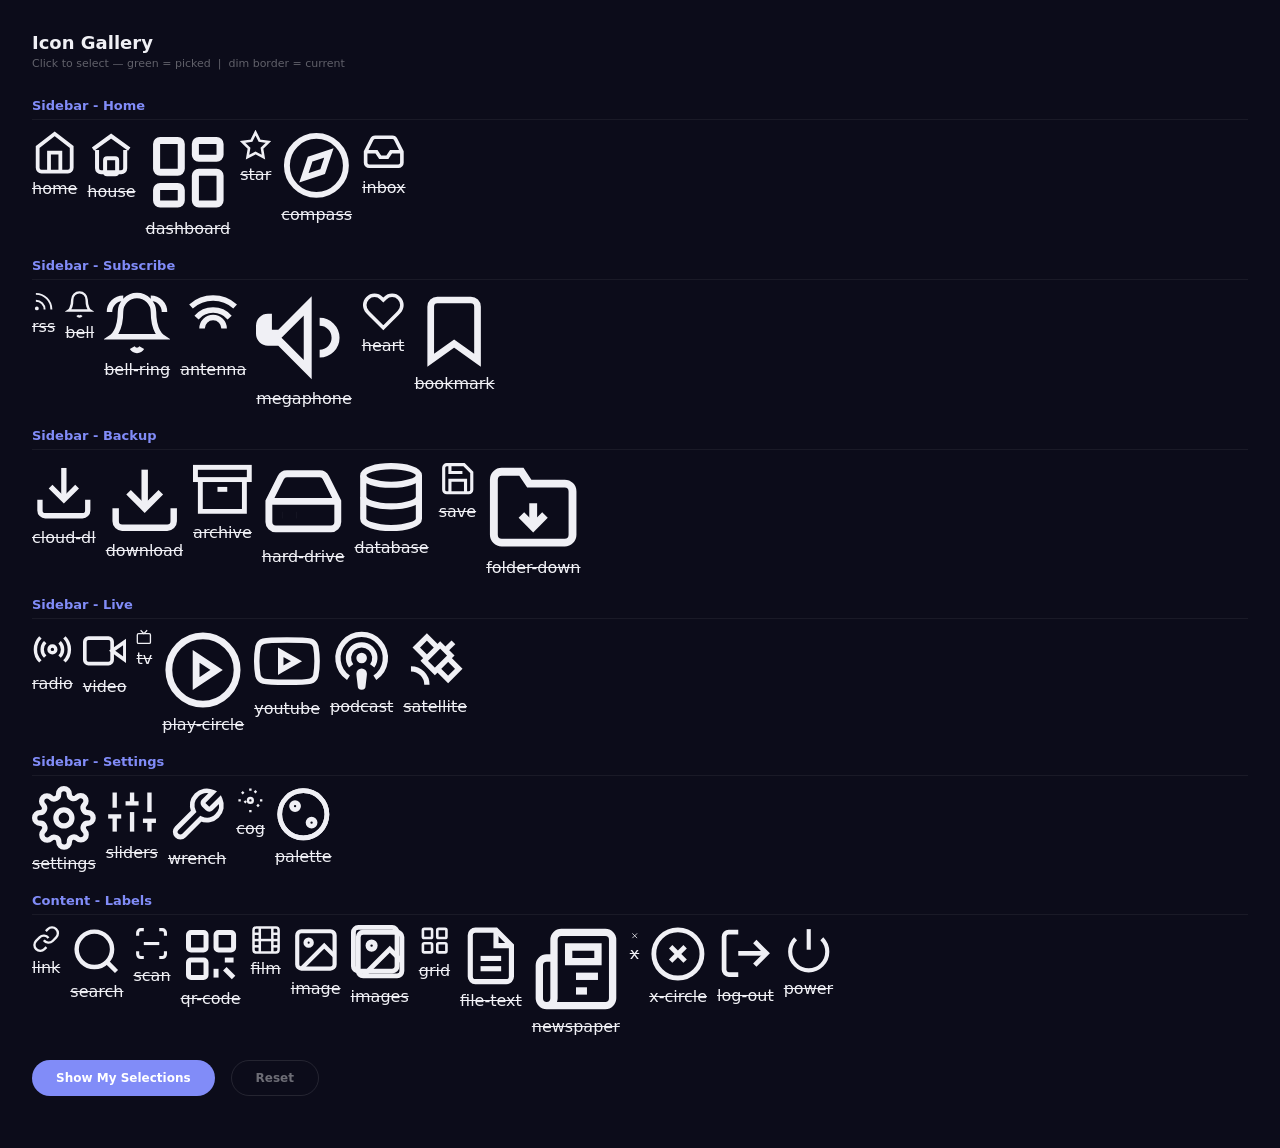
<file: ui/pages/icons.html>
<!DOCTYPE html>
<html lang="zh-CN">
<head>
<meta charset="UTF-8">
<meta name="viewport" content="width=device-width, initial-scale=1.0">
<title>Icon Gallery</title>
<style>
  * { margin:0; padding:0; box-sizing:border-box; }
  body { background:#0c0c1a; color:#f0f0f5; font-family:system-ui,sans-serif; padding:32px; }
  h1 { font-size:18px; margin-bottom:4px; }
  .sub { font-size:11px; color:rgba(255,255,255,.35); margin-bottom:28px; }
  h3 { font-size:13px; color:#818CF8; margin:20px 0 10px; padding-bottom:6px; border-bottom:1px solid rgba(255,255,255,.06); }
  .row { display:flex; gap:10px; flex-wrap:wrap; margin-bottom:6px; }
  .icon-box {
    display:flex; flex-direction:column; align-items:center; gap:5px;
    width:90px; padding:14px 6px 10px; border-radius:10px;
    background:rgba(255,255,255,.025); border:1px solid rgba(255,255,255,.05);
    cursor:pointer; transition:all .18s;
  }
  .icon-box:hover { border-color:#818CF8; background:rgba(129,140,248,.08); }
  .icon-box.pick { border-color:#64FFDA; background:rgba(100,255,218,.08); }
  .icon-box.current { border-color:rgba(255,255,255,.12); }
  .icon-box svg { width:22px; height:22px; }
  .icon-box .lbl { font-size:9px; color:rgba(255,255,255,.35); text-align:center; }
  .icon-box .tag {
    font-size:8px; padding:1px 5px; border-radius:99px;
    background:rgba(100,255,218,.12); color:#64FFDA;
    margin-top:-2px;
  }
  .bar { display:flex; gap:16px; margin-top:24px; }
  .btn {
    padding:10px 24px; border-radius:99px; font-size:12px; font-weight:600;
    cursor:pointer; border:none; font-family:inherit; transition:all .2s;
  }
  .btn-save { background:#818CF8; color:#fff; }
  .btn-save:hover { background:#9aa0ff; }
  .btn-reset { background:transparent; color:rgba(255,255,255,.4); border:1px solid rgba(255,255,255,.1); }
  .btn-reset:hover { color:#fff; border-color:rgba(255,255,255,.3); }
  .picks { margin-top:20px; font-size:11px; color:rgba(255,255,255,.35); }
  .picks span { color:#64FFDA; }
</style>
</head>
<body>

<h1>Icon Gallery</h1>
<p class="sub">Click to select &mdash; green = picked &nbsp;|&nbsp; dim border = current</p>

<h3>Sidebar - Home</h3>
<div class="row" id="home">
<d title="home"><svg viewBox="0 0 24 24" fill="none" stroke="currentColor" stroke-width="2"><path d="M3 9l9-7 9 7v11a2 2 0 0 1-2 2H5a2 2 0 0 1-2-2z"/><polyline points="9 22 9 12 15 12 15 22"/></svg><s>home</s></d>
<d title="house"><svg viewBox="0 0 24 24" fill="none" stroke="currentColor" stroke-width="2"><path d="M3 9.5L12 3l9 6.5"/><path d="M5 10v9a2 2 0 0 0 2 2h10a2 2 0 0 0 2-2v-9"/><rect x="9" y="14" width="6" height="8" rx="1"/></svg><s>house</s></d>
<d title="layout-dashboard"><svg viewBox="0 0 24 24" fill="none" stroke="currentColor" stroke-width="2"><rect x="3" y="3" width="7" height="9" rx="1"/><rect x="14" y="3" width="7" height="5" rx="1"/><rect x="14" y="12" width="7" height="9" rx="1"/><rect x="3" y="16" width="7" height="5" rx="1"/></svg><s>dashboard</s></d>
<d title="star"><svg viewBox="0 0 24 24" fill="none" stroke="currentColor" stroke-width="2"><polygon points="12 2 15.09 8.26 22 9.27 17 14.14 18.18 21.02 12 17.77 5.82 21.02 7 14.14 2 9.27 8.91 8.26 12 2"/></svg><s>star</s></d>
<d title="compass"><svg viewBox="0 0 24 24" fill="none" stroke="currentColor" stroke-width="2"><circle cx="12" cy="12" r="10"/><polygon points="16.24 7.76 14.12 14.12 7.76 16.24 9.88 9.88 16.24 7.76"/></svg><s>compass</s></d>
<d title="inbox"><svg viewBox="0 0 24 24" fill="none" stroke="currentColor" stroke-width="2"><polyline points="22 12 16 12 14 15 10 15 8 12 2 12"/><path d="M5.45 5.11L2 12v6a2 2 0 0 0 2 2h16a2 2 0 0 0 2-2v-6l-3.45-6.89A2 2 0 0 0 16.76 4H7.24a2 2 0 0 0-1.79 1.11z"/></svg><s>inbox</s></d>
</div>

<h3>Sidebar - Subscribe</h3>
<div class="row" id="sub">
<d title="rss"><svg viewBox="0 0 24 24" fill="none" stroke="currentColor" stroke-width="2"><path d="M4 11a9 9 0 0 1 9 9"/><path d="M4 4a16 16 0 0 1 16 16"/><circle cx="5" cy="19" r="1"/></svg><s>rss</s></d>
<d title="bell"><svg viewBox="0 0 24 24" fill="none" stroke="currentColor" stroke-width="2"><path d="M18 8A6 6 0 0 0 6 8c0 7-3 9-3 9h18s-3-2-3-9"/><path d="M13.73 21a2 2 0 0 1-3.46 0"/></svg><s>bell</s></d>
<d title="bell-ring"><svg viewBox="0 0 24 24" fill="none" stroke="currentColor" stroke-width="2"><path d="M18 8A6 6 0 0 0 6 8c0 7-3 9-3 9h18s-3-2-3-9"/><path d="M13.73 21a2 2 0 0 1-3.46 0"/><path d="M2 8c0-2.8 2.2-5 5-5"/><path d="M22 8c0-2.8-2.2-5-5-5"/></svg><s>bell-ring</s></d>
<d title="antenna"><svg viewBox="0 0 24 24" fill="none" stroke="currentColor" stroke-width="2"><path d="M8 14a4 4 0 0 1 8 0"/><path d="M6 10a8 8 0 0 1 12 0"/><path d="M4 6a12 12 0 0 1 16 0"/></svg><s>antenna</s></d>
<d title="megaphone"><svg viewBox="0 0 24 24" fill="none" stroke="currentColor" stroke-width="2"><path d="M3 11h3l7-7v16l-7-7H3a2 2 0 0 1-2-2v-2a2 2 0 0 1 2-2z"/><path d="M16 8a4 4 0 0 1 0 8"/></svg><s>megaphone</s></d>
<d title="heart"><svg viewBox="0 0 24 24" fill="none" stroke="currentColor" stroke-width="2"><path d="M20.84 4.61a5.5 5.5 0 0 0-7.78 0L12 5.67l-1.06-1.06a5.5 5.5 0 0 0-7.78 7.78l1.06 1.06L12 21.23l7.78-7.78 1.06-1.06a5.5 5.5 0 0 0 0-7.78z"/></svg><s>heart</s></d>
<d title="bookmark"><svg viewBox="0 0 24 24" fill="none" stroke="currentColor" stroke-width="2"><path d="M19 21l-7-5-7 5V5a2 2 0 0 1 2-2h10a2 2 0 0 1 2 2z"/></svg><s>bookmark</s></d>
</div>

<h3>Sidebar - Backup</h3>
<div class="row" id="backup">
<d title="cloud-download"><svg viewBox="0 0 24 24" fill="none" stroke="currentColor" stroke-width="2"><path d="M21 15v4a2 2 0 0 1-2 2H5a2 2 0 0 1-2-2v-4"/><polyline points="7 10 12 15 17 10"/><line x1="12" y1="15" x2="12" y2="3"/></svg><s>cloud-dl</s></d>
<d title="download"><svg viewBox="0 0 24 24" fill="none" stroke="currentColor" stroke-width="2"><path d="M21 15v4a2 2 0 0 1-2 2H5a2 2 0 0 1-2-2v-4"/><polyline points="7 10 12 15 17 10"/><line x1="12" y1="15" x2="12" y2="3"/></svg><s>download</s></d>
<d title="archive"><svg viewBox="0 0 24 24" fill="none" stroke="currentColor" stroke-width="2"><polyline points="21 8 21 21 3 21 3 8"/><rect x="1" y="3" width="22" height="5"/><line x1="10" y1="12" x2="14" y2="12"/></svg><s>archive</s></d>
<d title="hard-drive"><svg viewBox="0 0 24 24" fill="none" stroke="currentColor" stroke-width="2"><line x1="22" y1="12" x2="2" y2="12"/><path d="M5.45 5.11L2 12v6a2 2 0 0 0 2 2h16a2 2 0 0 0 2-2v-6l-3.45-6.89A2 2 0 0 0 16.76 4H7.24a2 2 0 0 0-1.79 1.11z"/><line x1="6" y1="16" x2="6.01" y2="16"/><line x1="10" y1="16" x2="10.01" y2="16"/></svg><s>hard-drive</s></d>
<d title="database"><svg viewBox="0 0 24 24" fill="none" stroke="currentColor" stroke-width="2"><ellipse cx="12" cy="5" rx="9" ry="3"/><path d="M21 12c0 1.66-4 3-9 3s-9-1.34-9-3"/><path d="M3 5v14c0 1.66 4 3 9 3s9-1.34 9-3V5"/></svg><s>database</s></d>
<d title="save"><svg viewBox="0 0 24 24" fill="none" stroke="currentColor" stroke-width="2"><path d="M19 21H5a2 2 0 0 1-2-2V5a2 2 0 0 1 2-2h11l5 5v11a2 2 0 0 1-2 2z"/><polyline points="17 21 17 13 7 13 7 21"/><polyline points="7 3 7 8 15 8"/></svg><s>save</s></d>
<d title="folder-down"><svg viewBox="0 0 24 24" fill="none" stroke="currentColor" stroke-width="2"><path d="M22 19a2 2 0 0 1-2 2H4a2 2 0 0 1-2-2V5a2 2 0 0 1 2-2h5l2 3h9a2 2 0 0 1 2 2z"/><polyline points="12 11 12 17"/><polyline points="9 14 12 17 15 14"/></svg><s>folder-down</s></d>
</div>

<h3>Sidebar - Live</h3>
<div class="row" id="live">
<d title="radio"><svg viewBox="0 0 24 24" fill="none" stroke="currentColor" stroke-width="2"><circle cx="12" cy="12" r="2"/><path d="M16.24 7.76a6 6 0 0 1 0 8.49m-8.48-.01a6 6 0 0 1 0-8.49m11.31-2.82a10 10 0 0 1 0 14.14m-14.14 0a10 10 0 0 1 0-14.14"/></svg><s>radio</s></d>
<d title="video"><svg viewBox="0 0 24 24" fill="none" stroke="currentColor" stroke-width="2"><polygon points="23 7 16 12 23 17 23 7"/><rect x="1" y="5" width="15" height="14" rx="2" ry="2"/></svg><s>video</s></d>
<d title="tv"><svg viewBox="0 0 24 24" fill="none" stroke="currentColor" stroke-width="2"><rect x="2" y="7" width="20" height="15" rx="2" ry="2"/><polyline points="17 2 12 7 7 2"/></svg><s>tv</s></d>
<d title="play-circle"><svg viewBox="0 0 24 24" fill="none" stroke="currentColor" stroke-width="2"><circle cx="12" cy="12" r="10"/><polygon points="10 8 16 12 10 16 10 8"/></svg><s>play-circle</s></d>
<d title="youtube"><svg viewBox="0 0 24 24" fill="none" stroke="currentColor" stroke-width="2"><path d="M22.54 6.42a2.78 2.78 0 0 0-1.94-2C18.88 4 12 4 12 4s-6.88 0-8.6.46a2.78 2.78 0 0 0-1.94 2A29.94 29.94 0 0 0 1 11.75a29.94 29.94 0 0 0 .46 5.33A2.78 2.78 0 0 0 3.4 19c1.72.46 8.6.46 8.6.46s6.88 0 8.6-.46a2.78 2.78 0 0 0 1.94-2 29.94 29.94 0 0 0 .46-5.25 29.94 29.94 0 0 0-.46-5.33z"/><polygon points="9.75 15.02 15.5 11.75 9.75 8.48 9.75 15.02"/></svg><s>youtube</s></d>
<d title="podcast"><svg viewBox="0 0 24 24" fill="none" stroke="currentColor" stroke-width="2"><circle cx="12" cy="11" r="1"/><path d="M11 17a1 1 0 0 1 2 0c0 .5-.34 3-.5 4.5a.5.5 0 0 1-1 0c-.16-1.5-.5-4-.5-4.5Z"/><path d="M8 14a5 5 0 1 1 8 0"/><path d="M17 18.5a9 9 0 1 0-10 0"/></svg><s>podcast</s></d>
<d title="satellite"><svg viewBox="0 0 24 24" fill="none" stroke="currentColor" stroke-width="2"><path d="M13 7 9 3 5 7l4 4"/><path d="m17 11 4 4-4 4-4-4"/><path d="m8 12 4 4 6-6-4-4Z"/><path d="m16 8 3-3"/><path d="M9 21a6 6 0 0 0-6-6"/></svg><s>satellite</s></d>
</div>

<h3>Sidebar - Settings</h3>
<div class="row" id="settings">
<d title="settings"><svg viewBox="0 0 24 24" fill="none" stroke="currentColor" stroke-width="2"><circle cx="12" cy="12" r="3"/><path d="M19.4 15a1.65 1.65 0 0 0 .33 1.82l.06.06a2 2 0 0 1 0 2.83 2 2 0 0 1-2.83 0l-.06-.06a1.65 1.65 0 0 0-1.82-.33 1.65 1.65 0 0 0-1 1.51V21a2 2 0 0 1-2 2 2 2 0 0 1-2-2v-.09A1.65 1.65 0 0 0 9 19.4a1.65 1.65 0 0 0-1.82.33l-.06.06a2 2 0 0 1-2.83 0 2 2 0 0 1 0-2.83l.06-.06A1.65 1.65 0 0 0 4.68 15a1.65 1.65 0 0 0-1.51-1H3a2 2 0 0 1-2-2 2 2 0 0 1 2-2h.09A1.65 1.65 0 0 0 4.6 9a1.65 1.65 0 0 0-.33-1.82l-.06-.06a2 2 0 0 1 0-2.83 2 2 0 0 1 2.83 0l.06.06A1.65 1.65 0 0 0 9 4.68a1.65 1.65 0 0 0 1-1.51V3a2 2 0 0 1 2-2 2 2 0 0 1 2 2v.09a1.65 1.65 0 0 0 1 1.51 1.65 1.65 0 0 0 1.82-.33l.06-.06a2 2 0 0 1 2.83 0 2 2 0 0 1 0 2.83l-.06.06A1.65 1.65 0 0 0 19.4 9a1.65 1.65 0 0 0 1.51 1H21a2 2 0 0 1 2 2 2 2 0 0 1-2 2h-.09a1.65 1.65 0 0 0-1.51 1z"/></svg><s>settings</s></d>
<d title="sliders"><svg viewBox="0 0 24 24" fill="none" stroke="currentColor" stroke-width="2"><line x1="4" y1="21" x2="4" y2="14"/><line x1="4" y1="10" x2="4" y2="3"/><line x1="12" y1="21" x2="12" y2="12"/><line x1="12" y1="8" x2="12" y2="3"/><line x1="20" y1="21" x2="20" y2="16"/><line x1="20" y1="12" x2="20" y2="3"/><line x1="1" y1="14" x2="7" y2="14"/><line x1="9" y1="8" x2="15" y2="8"/><line x1="17" y1="16" x2="23" y2="16"/></svg><s>sliders</s></d>
<d title="wrench"><svg viewBox="0 0 24 24" fill="none" stroke="currentColor" stroke-width="2"><path d="M14.7 6.3a1 1 0 0 0 0 1.4l1.6 1.6a1 1 0 0 0 1.4 0l3.77-3.77a6 6 0 0 1-7.94 7.94l-6.91 6.91a2.12 2.12 0 0 1-3-3l6.91-6.91a6 6 0 0 1 7.94-7.94l-3.76 3.76z"/></svg><s>wrench</s></d>
<d title="cog"><svg viewBox="0 0 24 24" fill="none" stroke="currentColor" stroke-width="2"><path d="M12 14a2 2 0 1 0 0-4 2 2 0 0 0 0 4z"/><path d="M12 2v2m0 16v2m4.93-17.93-1.41 1.41m-7.04 7.04-1.41 1.41M22 12h-2M4 12H2m17.07 4.93-1.41-1.41M6.34 6.34l-1.41-1.41"/></svg><s>cog</s></d>
<d title="palette"><svg viewBox="0 0 24 24" fill="none" stroke="currentColor" stroke-width="2"><circle cx="12" cy="12" r="10"/><path d="M12 2a10 10 0 0 1 0 20"/><path d="M12 2a10 10 0 0 0 0 20"/><circle cx="8.5" cy="8.5" r="1.5"/><circle cx="15.5" cy="15.5" r="1.5"/></svg><s>palette</s></d>
</div>

<h3>Content - Labels</h3>
<div class="row" id="content">
<d title="link"><svg viewBox="0 0 24 24" fill="none" stroke="currentColor" stroke-width="2"><path d="M10 13a5 5 0 0 0 7.54.54l3-3a5 5 0 0 0-7.07-7.07l-1.72 1.71"/><path d="M14 11a5 5 0 0 0-7.54-.54l-3 3a5 5 0 0 0 7.07 7.07l1.71-1.71"/></svg><s>link</s></d>
<d title="search"><svg viewBox="0 0 24 24" fill="none" stroke="currentColor" stroke-width="2"><circle cx="11" cy="11" r="8"/><line x1="21" y1="21" x2="16.65" y2="16.65"/></svg><s>search</s></d>
<d title="scan"><svg viewBox="0 0 24 24" fill="none" stroke="currentColor" stroke-width="2"><path d="M3 7V5a2 2 0 0 1 2-2h2"/><path d="M17 3h2a2 2 0 0 1 2 2v2"/><path d="M21 17v2a2 2 0 0 1-2 2h-2"/><path d="M7 21H5a2 2 0 0 1-2-2v-2"/><line x1="7" y1="12" x2="17" y2="12"/></svg><s>scan</s></d>
<d title="qr-code"><svg viewBox="0 0 24 24" fill="none" stroke="currentColor" stroke-width="2"><rect x="3" y="3" width="7" height="7" rx="1"/><rect x="14" y="3" width="7" height="7" rx="1"/><rect x="3" y="14" width="7" height="7" rx="1"/><line x1="14" y1="14" x2="14" y2="14"/><line x1="14" y1="17.5" x2="14" y2="21"/><line x1="17.5" y1="14" x2="21" y2="14"/><line x1="17.5" y1="17.5" x2="21" y2="21"/></svg><s>qr-code</s></d>
<d title="film"><svg viewBox="0 0 24 24" fill="none" stroke="currentColor" stroke-width="2"><rect x="2" y="2" width="20" height="20" rx="2.18" ry="2.18"/><line x1="7" y1="2" x2="7" y2="22"/><line x1="17" y1="2" x2="17" y2="22"/><line x1="2" y1="12" x2="22" y2="12"/><line x1="2" y1="7" x2="7" y2="7"/><line x1="2" y1="17" x2="7" y2="17"/><line x1="17" y1="17" x2="22" y2="17"/><line x1="17" y1="7" x2="22" y2="7"/></svg><s>film</s></d>
<d title="image"><svg viewBox="0 0 24 24" fill="none" stroke="currentColor" stroke-width="2"><rect x="3" y="3" width="18" height="18" rx="2" ry="2"/><circle cx="8.5" cy="8.5" r="1.5"/><polyline points="21 15 16 10 5 21"/></svg><s>image</s></d>
<d title="images"><svg viewBox="0 0 24 24" fill="none" stroke="currentColor" stroke-width="2"><rect x="3" y="3" width="18" height="18" rx="2" ry="2"/><circle cx="8.5" cy="8.5" r="1.5"/><polyline points="21 15 16 10 5 21"/><rect x="1" y="1" width="18" height="18" rx="2" ry="2"/></svg><s>images</s></d>
<d title="grid"><svg viewBox="0 0 24 24" fill="none" stroke="currentColor" stroke-width="2"><rect x="3" y="3" width="7" height="7" rx="1"/><rect x="14" y="3" width="7" height="7" rx="1"/><rect x="14" y="14" width="7" height="7" rx="1"/><rect x="3" y="14" width="7" height="7" rx="1"/></svg><s>grid</s></d>
<d title="file-text"><svg viewBox="0 0 24 24" fill="none" stroke="currentColor" stroke-width="2"><path d="M14 2H6a2 2 0 0 0-2 2v16a2 2 0 0 0 2 2h12a2 2 0 0 0 2-2V8z"/><polyline points="14 2 14 8 20 8"/><line x1="16" y1="13" x2="8" y2="13"/><line x1="16" y1="17" x2="8" y2="17"/></svg><s>file-text</s></d>
<d title="newspaper"><svg viewBox="0 0 24 24" fill="none" stroke="currentColor" stroke-width="2"><path d="M4 22h16a2 2 0 0 0 2-2V4a2 2 0 0 0-2-2H8a2 2 0 0 0-2 2v16a2 2 0 0 1-2 2Zm0 0a2 2 0 0 1-2-2v-9c0-1.1.9-2 2-2h2"/><path d="M18 14h-6"/><path d="M15 18h-3"/><path d="M10 6h8v4h-8V6Z"/></svg><s>newspaper</s></d>
<d title="x"><svg viewBox="0 0 24 24" fill="none" stroke="currentColor" stroke-width="2"><line x1="18" y1="6" x2="6" y2="18"/><line x1="6" y1="6" x2="18" y2="18"/></svg><s>x</s></d>
<d title="x-circle"><svg viewBox="0 0 24 24" fill="none" stroke="currentColor" stroke-width="2"><circle cx="12" cy="12" r="10"/><line x1="15" y1="9" x2="9" y2="15"/><line x1="9" y1="9" x2="15" y2="15"/></svg><s>x-circle</s></d>
<d title="log-out"><svg viewBox="0 0 24 24" fill="none" stroke="currentColor" stroke-width="2"><path d="M9 21H5a2 2 0 0 1-2-2V5a2 2 0 0 1 2-2h4"/><polyline points="16 17 21 12 16 7"/><line x1="21" y1="12" x2="9" y2="12"/></svg><s>log-out</s></d>
<d title="power"><svg viewBox="0 0 24 24" fill="none" stroke="currentColor" stroke-width="2"><path d="M18.36 6.64a9 9 0 1 1-12.73 0"/><line x1="12" y1="2" x2="12" y2="12"/></svg><s>power</s></d>
</div>

<div class="bar">
  <button class="btn btn-save" onclick="showPicks()">Show My Selections</button>
  <button class="btn btn-reset" onclick="resetAll()">Reset</button>
</div>
<div class="picks" id="picks"></div>

<script>
  var picks = {};
  document.querySelectorAll('d[title]').forEach(function(el){
    el.addEventListener('click', function(){
      var group = el.parentElement.id;
      var name = el.getAttribute('title');
      var isCurrent = el.classList.contains('current');
      // Toggle selection
      if(el.classList.contains('pick')){
        el.classList.remove('pick');
        delete picks[group];
      } else {
        // Deselect siblings
        el.parentElement.querySelectorAll('.pick').forEach(function(s){ s.classList.remove('pick'); });
        el.classList.add('pick');
        picks[group] = name;
      }
      updatePicks();
    });
  });

  // Mark current icons
  var currentMap = {
    home:'home', sub:'rss', backup:'cloud-download', live:'radio',
    settings:'settings', content:'link'
  };
  Object.keys(currentMap).forEach(function(g){
    var target = currentMap[g];
    var el = document.getElementById(g).querySelector('d[title="'+target+'"]');
    if(el) el.classList.add('current');
  });

  function updatePicks(){
    var lines = [];
    Object.keys(picks).forEach(function(g){
      lines.push('<b>'+g+'</b>: <span>'+picks[g]+'</span>');
    });
    document.getElementById('picks').innerHTML = lines.length ? 'Selected: '+lines.join(' | ') : '';
  }

  function showPicks(){
    var lines = ['Selected icons:'];
    Object.keys(picks).forEach(function(g){
      lines.push('  '+g+' -> '+picks[g]);
    });
    if(lines.length===1) lines.push('  (none selected)');
    alert(lines.join('\n'));
  }

  function resetAll(){
    document.querySelectorAll('.pick').forEach(function(el){ el.classList.remove('pick'); });
    picks = {};
    updatePicks();
  }
</script>
</body>
</html>
</file>
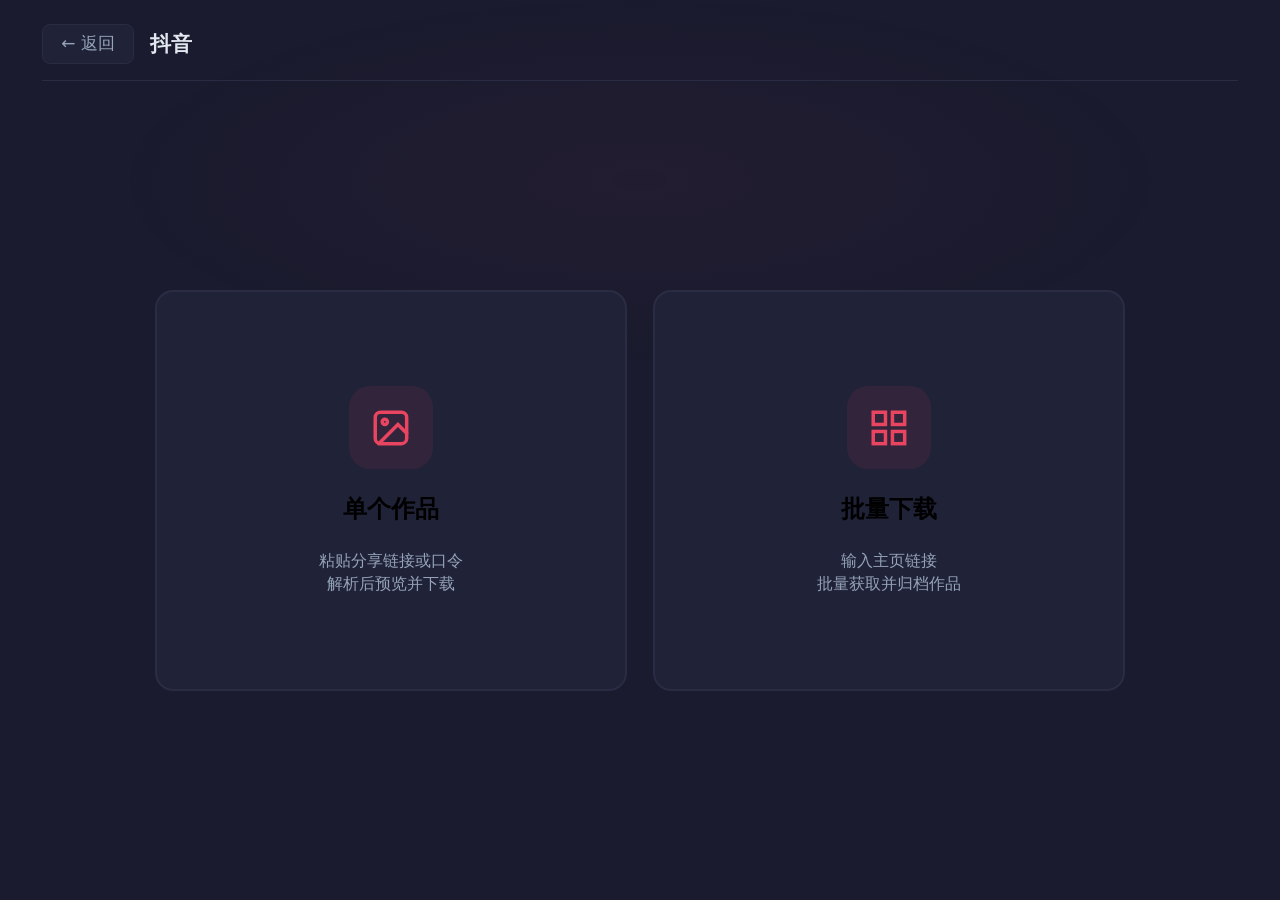
<file: ui/pages/mode.html>
<!DOCTYPE html>
<html lang="zh-CN" data-theme="soft-dark">
<head>
<meta charset="UTF-8">
<meta name="viewport" content="width=device-width, initial-scale=1.0">
<title>Origami · 选择模式</title>
<link rel="stylesheet" href="../css/themes.css">
<style>
  *, *::before, *::after { margin:0; padding:0; box-sizing:border-box; }
  html, body {
    width:100%; height:100%; background:var(--bg-deep);
    color:var(--text-primary); font-family:var(--font); font-size:13px;
    -webkit-font-smoothing:antialiased; user-select:none; overflow:hidden;
  }
  body::before {
    content:''; position:fixed; inset:0;
    background:radial-gradient(ellipse 60% 30% at 50% 20%, rgba(233,69,96,0.04) 0%, transparent 70%);
    pointer-events:none; z-index:0;
  }
  .app { position:relative; z-index:1; height:100%; display:flex; flex-direction:column; padding:0 32px; }

  /* ── Topbar ── */
  .topbar { display:flex; align-items:center; gap:12px; padding:18px 0 12px; flex-shrink:0; }
  .btn-back { background:var(--bg-card); color:var(--text-secondary); border:1px solid var(--border-default); border-radius:var(--radius-sm); padding:6px 14px; font-size:13px; cursor:pointer; transition:background .2s, color .2s; font-family:var(--font); }
  .btn-back:hover { background:var(--bg-hover); color:var(--text-primary); }
  .topbar-title { font-size:16px; font-weight:700; }
  .topbar-divider { height:1px; background:var(--divider); flex-shrink:0; }

  /* ── Body: two large cards side by side ── */
  .mode-body { flex:1; display:flex; gap:20px; align-items:center; justify-content:center; padding:24px 0; }
  .mode-card {
    flex:1; max-width:360px; aspect-ratio:1/0.85;
    background:var(--bg-card); border:2px solid var(--border-default);
    border-radius:var(--radius-md); padding:36px 24px;
    cursor:pointer; transition:border-color .25s, background .25s, transform .15s;
    display:flex; flex-direction:column; align-items:center; justify-content:center; gap:18px;
    text-align:center; outline:none;
  }
  .mode-card:hover { border-color:var(--accent); background:var(--bg-hover); transform:translateY(-2px); }
  .mode-card:active { transform:scale(0.98); }

  .mode-icon {
    width:64px; height:64px; border-radius:16px;
    display:flex; align-items:center; justify-content:center;
    background:rgba(233,69,96,0.08); transition:background .25s, transform .2s;
  }
  .mode-card:hover .mode-icon { background:rgba(233,69,96,0.18); transform:scale(1.06); }

  .mode-name { font-size:18px; font-weight:700; }
  .mode-desc { font-size:12px; color:var(--text-secondary); line-height:1.5; }

  @keyframes fadeUp { from { opacity:0; transform:translateY(8px); } to { opacity:1; transform:translateY(0); } }
  .topbar { animation:fadeUp .3s ease both; }
  .topbar-divider { animation:fadeUp .3s .04s ease both; }
  .mode-card:nth-child(1) { animation:fadeUp .35s .12s ease both; }
  .mode-card:nth-child(2) { animation:fadeUp .35s .20s ease both; }
</style>
</head>
<body>
<div class="app">

  <div class="topbar">
    <button class="btn-back" onclick="goHome()">← 返回</button>
    <span class="topbar-title">抖音</span>
  </div>
  <div class="topbar-divider"></div>

  <div class="mode-body">
    <button class="mode-card" onclick="goSingle()">
      <div class="mode-icon">
        <svg width="32" height="32" viewBox="0 0 24 24" fill="none" stroke="#E94560" stroke-width="2" stroke-linecap="round"><rect x="3" y="3" width="18" height="18" rx="3"/><circle cx="8.5" cy="8.5" r="1.5"/><path d="m21 15-5-5L5 21"/></svg>
      </div>
      <div class="mode-name">单个作品</div>
      <div class="mode-desc">粘贴分享链接或口令<br>解析后预览并下载</div>
    </button>

    <button class="mode-card" onclick="goBatch()">
      <div class="mode-icon">
        <svg width="32" height="32" viewBox="0 0 24 24" fill="none" stroke="#E94560" stroke-width="2" stroke-linecap="round"><rect x="3" y="3" width="7" height="7"/><rect x="14" y="3" width="7" height="7"/><rect x="3" y="14" width="7" height="7"/><rect x="14" y="14" width="7" height="7"/></svg>
      </div>
      <div class="mode-name">批量下载</div>
      <div class="mode-desc">输入主页链接<br>批量获取并归档作品</div>
    </button>
  </div>

</div>

<script src="qrc:///qtwebchannel/qwebchannel.js"></script>
<script>
  document.body.style.zoom = '131%';
  function setTheme(name) { document.documentElement.dataset.theme = name; if(bridge) bridge.setSetting('theme', name); }
  var bridge = null;
  new QWebChannel(qt.webChannelTransport, function(ch) {
    bridge = ch.objects.bridge;
    bridge.getSetting('theme').then(function(t) { if(t) setTheme(t); });
    bridge.getSetting('zoom').then(function(v) { if(v) document.body.style.zoom = String(Math.round(Number(v)*100))+'%'; });
  });

  function goHome() { window.location.href = 'home.html'; }
  function goSingle() { window.location.href = 'single.html'; }
  function goBatch() { window.location.href = 'batch.html'; }
</script>
</body>
</html>
</file>
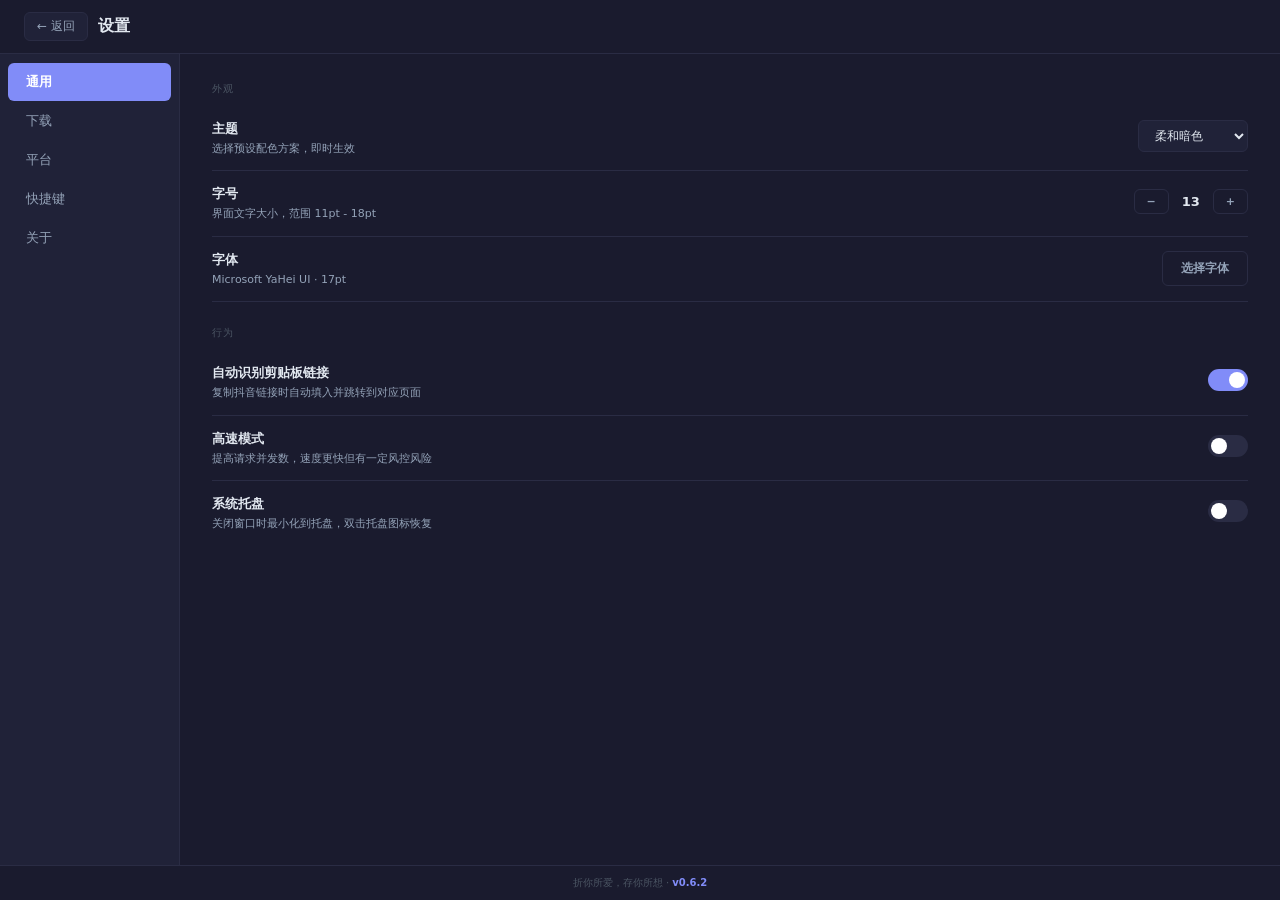
<file: ui/pages/settings.html>
<!DOCTYPE html>
<html lang="zh-CN" data-theme="soft-dark">
<head>
<meta charset="UTF-8">
<meta name="viewport" content="width=device-width, initial-scale=1.0">
<title>Origami · 设置</title>
<link rel="stylesheet" href="../css/themes.css">
<style>
  :root { --sidebar-w: 180px; }
  *, *::before, *::after { margin:0; padding:0; box-sizing:border-box; }
  html, body {
    width:100%; height:100%; background:var(--bg-deep);
    color:var(--text-primary); font-family:var(--font); font-size:13px;
    -webkit-font-smoothing:antialiased; user-select:none; overflow:hidden;
  }
  .app { height:100%; display:flex; flex-direction:column; }

  /* ── Topbar ── */
  .topbar { display:flex; align-items:center; gap:10px; padding:12px 24px; flex-shrink:0; }
  .btn-back { background:var(--bg-card); color:var(--text-secondary); border:1px solid var(--border-default); border-radius:var(--radius-sm); padding:5px 12px; font-size:12px; cursor:pointer; font-family:var(--font); transition:background .2s, color .2s; }
  .btn-back:hover { background:var(--bg-hover); color:var(--text-primary); }
  .topbar-title { font-size:16px; font-weight:700; }
  .topbar-divider { height:1px; background:var(--divider); flex-shrink:0; }

  /* ── Body ── */
  .body-wrap { flex:1; display:flex; overflow:hidden; }
  .sidebar { width:var(--sidebar-w); flex-shrink:0; background:var(--bg-surface); border-right:1px solid var(--divider); padding:8px 0; overflow-y:auto; }
  .sidebar-item { color:var(--text-secondary); padding:10px 18px; margin:1px 8px; border-radius:var(--radius-sm); cursor:pointer; transition:background .15s, color .15s; font-size:13px; }
  .sidebar-item:hover { background:var(--bg-hover); color:var(--text-primary); }
  .sidebar-item.active { background:var(--accent); color:#fff; font-weight:700; }

  .content { flex:1; overflow-y:auto; padding:28px 32px; }

  /* ── Panel ── */
  .panel { display:none; }
  .panel.active { display:block; }

  .section-label { font-size:10px; color:var(--text-disabled); text-transform:uppercase; letter-spacing:1px; margin:24px 0 10px; }
  .section-label:first-child { margin-top:0; }

  .row { display:flex; align-items:flex-start; padding:14px 0; border-bottom:1px solid var(--divider); gap:24px; }
  .row:last-child { border-bottom:none; }
  .row-left { flex:1; min-width:0; }
  .row-label { font-weight:600; font-size:13px; margin-bottom:3px; }
  .row-desc  { font-size:11px; color:var(--text-secondary); line-height:1.4; }
  .row-right { flex-shrink:0; display:flex; align-items:center; min-height:32px; }

  .btn { background:var(--accent); color:#fff; border:none; border-radius:var(--radius-sm); padding:8px 18px; font-size:12px; font-weight:600; cursor:pointer; font-family:var(--font); white-space:nowrap; transition:background .2s; }
  .btn:hover { background:var(--accent-glow); }
  .btn.ghost { background:transparent; color:var(--text-secondary); border:1px solid var(--border-default); }
  .btn.ghost:hover { background:var(--bg-hover); color:var(--text-primary); }
  .btn.small { padding:5px 12px; font-size:11px; }

  .select { background:var(--bg-surface); color:var(--text-primary); border:1px solid var(--border-default); border-radius:var(--radius-sm); padding:7px 12px; font-size:12px; outline:none; font-family:var(--font); cursor:pointer; min-width:110px; }
  .select:focus { border-color:var(--accent); }

  .toggle { position:relative; width:40px; height:22px; cursor:pointer; display:inline-block; }
  .toggle input { opacity:0; width:0; height:0; }
  .toggle .slider { position:absolute; inset:0; background:var(--border-default); border-radius:11px; transition:background .2s; }
  .toggle .slider::before { content:''; position:absolute; left:3px; top:3px; width:16px; height:16px; background:#fff; border-radius:50%; transition:transform .2s; }
  .toggle input:checked + .slider { background:var(--accent); }
  .toggle input:checked + .slider::before { transform:translateX(18px); }

  .font-preview { color:var(--text-secondary); font-size:12px; background:var(--bg-surface); border:1px solid var(--border-default); border-radius:var(--radius-sm); padding:6px 12px; margin-right:8px; white-space:nowrap; }

  .setting-value { font-size:12px; color:var(--text-secondary); background:var(--bg-surface); border:1px solid var(--border-default); border-radius:var(--radius-sm); padding:6px 12px; max-width:220px; overflow:hidden; text-overflow:ellipsis; white-space:nowrap; }

  .shortcut-key { background:var(--bg-surface); border:1px solid var(--border-default); border-radius:4px; padding:5px 10px; font-size:11px; font-family:'Consolas','Courier New',monospace; color:var(--text-primary); min-width:80px; text-align:center; }

  /* ── About hero ── */
  .about-hero { text-align:center; padding:24px 0 18px; }
  .about-logo { width:56px; height:56px; border-radius:16px; margin-bottom:12px; }
  .about-name { font-size:22px; font-weight:700; }
  .about-tagline { font-size:12px; color:var(--text-secondary); margin-top:4px; }
  .about-divider { height:1px; background:var(--divider); margin-bottom:14px; }
  .link-row { display:flex; align-items:center; justify-content:space-between; padding:10px 0; border-bottom:1px solid var(--divider); }
  .link-row:last-child { border-bottom:none; }
  .link-val { color:var(--accent); cursor:pointer; font-size:12px; }
  .link-val:hover { text-decoration:underline; }

  /* ── Platform cards ── */
  .plat-cards { display:flex; gap:16px; padding:4px 0; }
  .plat-card { background:var(--bg-surface); border:2px solid var(--border-default); border-radius:var(--radius-md); padding:20px 18px; text-align:center; width:110px; }
  .plat-card img { width:40px; height:40px; }
  .plat-card .name { font-size:13px; font-weight:700; margin-top:8px; }
  .plat-card .stat { font-size:10px; margin-top:3px; }
  .plat-card.on { border-color:var(--accent); }
  .plat-card.off { opacity:0.45; }

  .version-footer { text-align:center; padding:10px 0; color:var(--text-disabled); font-size:10px; flex-shrink:0; border-top:1px solid var(--divider); }
  .version-footer span { color:var(--accent); font-weight:700; }
</style>
</head>
<body>
<div class="app">

  <div class="topbar">
    <button class="btn-back" onclick="goHome()">← 返回</button>
    <span class="topbar-title">设置</span>
  </div>
  <div class="topbar-divider"></div>

  <div class="body-wrap">

    <div class="sidebar" id="sidebar">
      <div class="sidebar-item active" data-panel="general">通用</div>
      <div class="sidebar-item" data-panel="download">下载</div>
      <div class="sidebar-item" data-panel="platforms">平台</div>
      <div class="sidebar-item" data-panel="shortcuts">快捷键</div>
      <div class="sidebar-item" data-panel="about">关于</div>
    </div>

    <div class="content">

      <!-- ═══ 通用 ═══ -->
      <div class="panel active" id="panel-general">

        <div class="section-label">外观</div>

        <div class="row">
          <div class="row-left">
            <div class="row-label">主题</div>
            <div class="row-desc">选择预设配色方案，即时生效</div>
          </div>
          <div class="row-right">
            <select id="themeSelect" class="select" onchange="changeTheme(this.value)">
              <option value="soft-dark">柔和暗色</option>
              <option value="mint">薄荷清爽</option>
              <option value="sky">天空柔光</option>
              <option value="latte">拿铁暖调</option>
              <option value="sakura">樱花物语</option>
              <option value="matcha">抹茶素净</option>
              <option value="twilight">暮光暗色</option>
            </select>
          </div>
        </div>

        <div class="row">
          <div class="row-left">
            <div class="row-label">字号</div>
            <div class="row-desc">界面文字大小，范围 11pt - 18pt</div>
          </div>
          <div class="row-right">
            <button class="btn ghost small" onclick="adjFont(-1)">−</button>
            <span style="margin:0 10px; min-width:24px; text-align:center; font-weight:700;" id="fontSizeVal">13</span>
            <button class="btn ghost small" onclick="adjFont(1)">+</button>
          </div>
        </div>

        <div class="row">
          <div class="row-left">
            <div class="row-label">字体</div>
            <div class="row-desc" id="fontDisplay">Microsoft YaHei UI · 17pt</div>
          </div>
          <div class="row-right">
            <button class="btn ghost" onclick="chooseFont()">选择字体</button>
          </div>
        </div>

        <div class="section-label">行为</div>

        <div class="row">
          <div class="row-left">
            <div class="row-label">自动识别剪贴板链接</div>
            <div class="row-desc">复制抖音链接时自动填入并跳转到对应页面</div>
          </div>
          <div class="row-right">
            <label class="toggle"><input type="checkbox" id="autoRaise" checked onchange="saveToggle('auto_raise', this.checked)"><span class="slider"></span></label>
          </div>
        </div>

        <div class="row">
          <div class="row-left">
            <div class="row-label">高速模式</div>
            <div class="row-desc">提高请求并发数，速度更快但有一定风控风险</div>
          </div>
          <div class="row-right">
            <label class="toggle"><input type="checkbox" id="highSpeed" onchange="saveToggle('high_speed', this.checked)"><span class="slider"></span></label>
          </div>
        </div>

        <div class="row">
          <div class="row-left">
            <div class="row-label">系统托盘</div>
            <div class="row-desc">关闭窗口时最小化到托盘，双击托盘图标恢复</div>
          </div>
          <div class="row-right">
            <label class="toggle"><input type="checkbox" id="trayEnabled" onchange="saveToggle('tray_enabled', this.checked)"><span class="slider"></span></label>
          </div>
        </div>

      </div>

      <!-- ═══ 下载 ═══ -->
      <div class="panel" id="panel-download">

        <div class="section-label">存储</div>

        <div class="row">
          <div class="row-left">
            <div class="row-label">下载路径</div>
            <div class="row-desc" id="pathDisplay">output/</div>
          </div>
          <div class="row-right">
            <button class="btn ghost" onclick="changePath()">更改</button>
          </div>
        </div>

        <div class="row">
          <div class="row-left">
            <div class="row-label">下载后打开文件夹</div>
            <div class="row-desc">完成后自动在资源管理器中打开保存目录</div>
          </div>
          <div class="row-right">
            <label class="toggle"><input type="checkbox" id="autoOpen" checked><span class="slider"></span></label>
          </div>
        </div>

      </div>

      <!-- ═══ 平台 ═══ -->
      <div class="panel" id="panel-platforms">

        <div class="section-label">登录状态</div>

        <div class="row">
          <div class="row-left">
            <div class="row-label" id="loginStatus">未登录</div>
            <div class="row-desc">登录后可下载高清作品和访问自己的主页</div>
          </div>
          <div class="row-right">
            <button class="btn" onclick="doLogin()">登录</button>
          </div>
        </div>

        <div class="section-label">已接入平台</div>

        <div class="plat-cards">
          <div class="plat-card on">
            <img src="../assets/icons/douyin.png" alt="抖音">
            <div class="name">抖音</div>
            <div class="stat" style="color:var(--accent);">已支持</div>
          </div>
          <div class="plat-card off">
            <img src="../assets/icons/bilibili.png" alt="B站">
            <div class="name">B站</div>
            <div class="stat">即将上线</div>
          </div>
        </div>

      </div>

      <!-- ═══ 快捷键 ═══ -->
      <div class="panel" id="panel-shortcuts">

        <div class="section-label">快捷键</div>

        <div class="row">
          <div class="row-left">
            <div class="row-label">回到首页</div>
            <div class="row-desc">从任意页面导航回主页</div>
          </div>
          <div class="row-right"><span class="shortcut-key">Ctrl + H</span></div>
        </div>

        <div class="row">
          <div class="row-left">
            <div class="row-label">打开设置</div>
            <div class="row-desc">打开设置面板</div>
          </div>
          <div class="row-right"><span class="shortcut-key">Ctrl + ,</span></div>
        </div>

        <div class="row">
          <div class="row-left">
            <div class="row-label">退出程序</div>
            <div class="row-desc">完全退出 Origami</div>
          </div>
          <div class="row-right"><span class="shortcut-key">Ctrl + Q</span></div>
        </div>

        <div class="row">
          <div class="row-left">
            <div class="row-label">最小化到托盘</div>
            <div class="row-desc">隐藏窗口但不退出</div>
          </div>
          <div class="row-right"><span class="shortcut-key">Esc</span></div>
        </div>

      </div>

      <!-- ═══ 关于 ═══ -->
      <div class="panel" id="panel-about">

        <div class="about-hero">
          <img class="about-logo" src="../assets/logo.png" alt="Origami">
          <div class="about-name">Origami</div>
          <div class="about-tagline">折你所爱，存你所想</div>
        </div>

        <div class="about-divider"></div>

        <div class="row">
          <div class="row-left"><div class="row-label">版本</div></div>
          <div class="row-right"><span class="setting-value" id="verDisplay">v0.6.2</span></div>
        </div>

        <div style="text-align:right; padding:6px 0 16px;">
          <button class="btn ghost" onclick="checkUpdate()">检查更新</button>
        </div>

        <div class="link-row">
          <span class="row-label">仓库</span>
          <span class="link-val" onclick="openLink('https://github.com/Renxint/origami')">github.com/Renxint/origami</span>
        </div>
        <div class="link-row">
          <span class="row-label">镜像</span>
          <span class="link-val" onclick="openLink('https://gitee.com/Renxint/origami')">gitee.com/Renxint/origami</span>
        </div>
        <div class="link-row">
          <span class="row-label">反馈</span>
          <span class="link-val" onclick="openLink('https://github.com/Renxint/origami/issues')">GitHub Issues</span>
        </div>

        <div class="section-label" style="margin-top:12px;"></div>

        <div class="row">
          <div class="row-left"><div class="row-label">作者</div></div>
          <div class="row-right"><span class="setting-value">Renxint</span></div>
        </div>
        <div class="row">
          <div class="row-left"><div class="row-label">许可</div></div>
          <div class="row-right"><span class="setting-value">MIT License</span></div>
        </div>

      </div>

    </div>
  </div>

  <div class="version-footer">折你所爱，存你所想 · <span id="verFooter">v0.6.2</span></div>

</div>

<script src="qrc:///qtwebchannel/qwebchannel.js"></script>
<script>
  var bridge = null;
  new QWebChannel(qt.webChannelTransport, function(ch) {
    bridge = ch.objects.bridge;
    bridge.getVersion().then(function(v) {
      document.getElementById('verDisplay').textContent = 'v' + v;
      document.getElementById('verFooter').textContent = 'v' + v;
    });
    bridge.getSetting('theme').then(function(t) {
      if (t) { setTheme(t); syncThemeSelect(t); }
    });
    // Load toggle states
    loadToggle('auto_raise', 'autoRaise');
    loadToggle('high_speed', 'highSpeed');
    loadToggle('tray_enabled', 'trayEnabled');
    // Load saved zoom
    bridge.getSetting('zoom').then(function(v) { if(v) applyZoom(Number(v)); });
  });

  // Sidebar
  document.getElementById('sidebar').addEventListener('click', function(e) {
    var item = e.target.closest('.sidebar-item');
    if (!item) return;
    document.querySelectorAll('.sidebar-item').forEach(function(el) { el.classList.remove('active'); });
    item.classList.add('active');
    var panelId = 'panel-' + item.dataset.panel;
    document.querySelectorAll('.panel').forEach(function(p) { p.classList.remove('active'); });
    document.getElementById(panelId).classList.add('active');
  });

  // Theme
  function setTheme(name) { document.documentElement.dataset.theme = name; if(bridge) bridge.setSetting('theme', name); }
  function syncThemeSelect(v) {
    var sel = document.getElementById('themeSelect');
    for (var i = 0; i < sel.options.length; i++) { if (sel.options[i].value === v) { sel.selectedIndex = i; break; } }
  }
  function changeTheme(v) { setTheme(v); syncThemeSelect(v); }

  // Font size — use zoom for whole-page scaling (px-based CSS won't respond to font-size)
  var basePt = 13, zoom = 17 / 13;  // default 17pt
  function applyZoom(z) {
    zoom = Math.max(0.75, Math.min(1.5, z));
    document.body.style.zoom = String(Math.round(zoom * 100)) + '%';
    var fz = Math.round(basePt * zoom);
    document.getElementById('fontSizeVal').textContent = fz;
    if(bridge) bridge.setSetting('zoom', zoom);
  }
  applyZoom(zoom);  // apply default immediately
  function adjFont(d) { applyZoom(zoom + d * 0.05); }
  function chooseFont() {}

  // Toggles
  function saveToggle(key, val) { if(bridge) bridge.setSetting(key, val); }
  function loadToggle(key, elId) { if(bridge) bridge.getSetting(key).then(function(v) { if (v !== null && v !== undefined) document.getElementById(elId).checked = v; }); }

  // Misc
  function goHome() { window.location.href = 'home.html'; }
  function changePath() { if(bridge) bridge.browseFolder().then(function(p) { if(p) document.getElementById('pathDisplay').textContent = p; }); }
  function doLogin() { document.getElementById('loginStatus').textContent = '登录中...'; }
  function checkUpdate() {}
  function openLink(url) { if(bridge) bridge.openFolder(url); else window.open(url); }
</script>
</body>
</html>
</file>
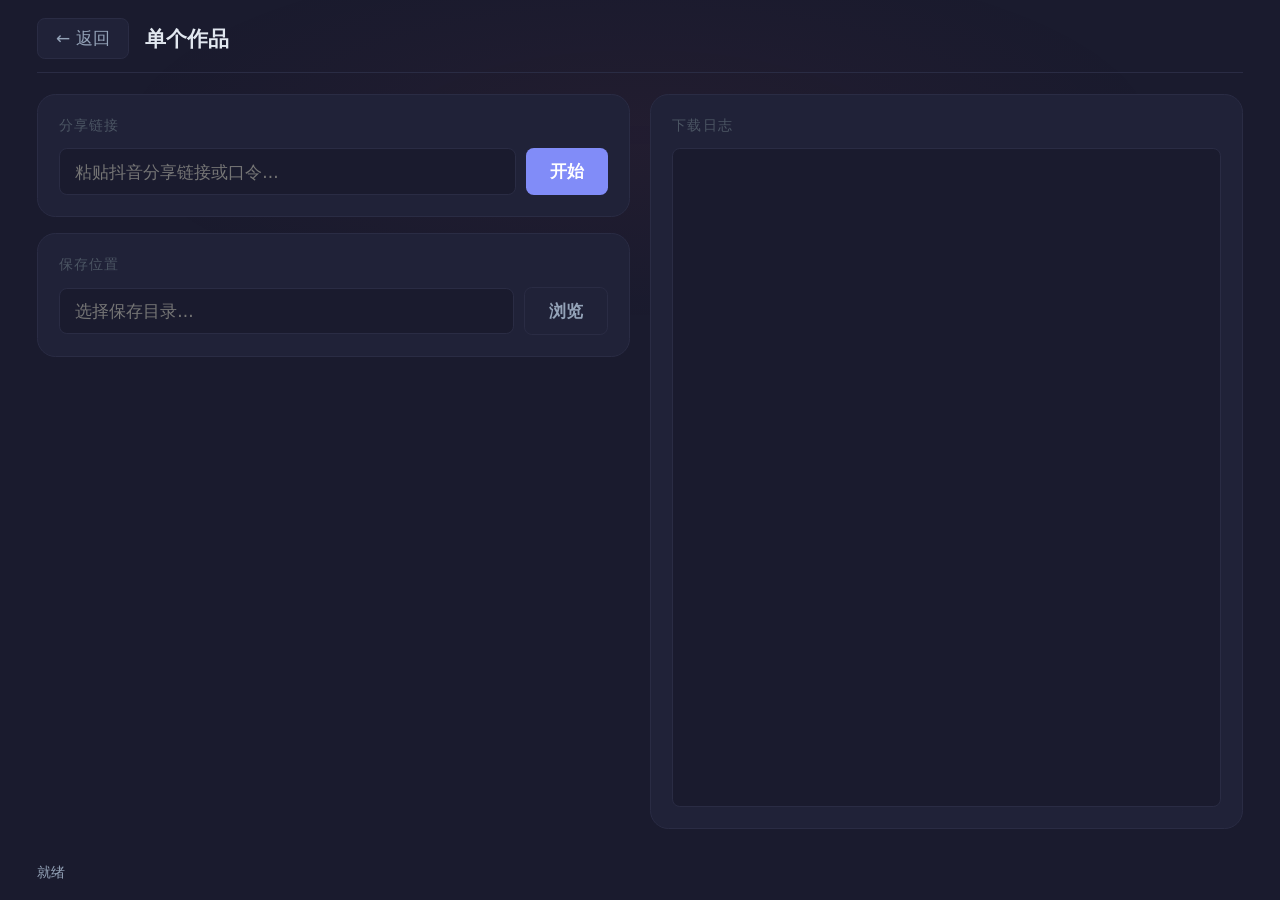
<file: ui/pages/single.html>
<!DOCTYPE html>
<html lang="zh-CN" data-theme="soft-dark">
<head>
<meta charset="UTF-8">
<meta name="viewport" content="width=device-width, initial-scale=1.0">
<title>Origami · 单个作品</title>
<link rel="stylesheet" href="../css/themes.css">
<style>
  *, *::before, *::after { margin:0; padding:0; box-sizing:border-box; }
  html, body {
    width:100%; height:100%; background:var(--bg-deep);
    color:var(--text-primary); font-family:var(--font); font-size:13px;
    -webkit-font-smoothing:antialiased; overflow:hidden;
  }
  body::before {
    content:''; position:fixed; inset:0;
    background:radial-gradient(ellipse 60% 30% at 50% 15%, rgba(233,69,96,0.04) 0%, transparent 70%);
    pointer-events:none; z-index:0;
  }
  .app { position:relative; z-index:1; height:100%; display:flex; flex-direction:column; padding:0 28px; }

  /* ── Topbar ── */
  .topbar { display:flex; align-items:center; gap:12px; padding:14px 0 10px; flex-shrink:0; }
  .btn-back { background:var(--bg-card); color:var(--text-secondary); border:1px solid var(--border-default); border-radius:var(--radius-sm); padding:6px 14px; font-size:13px; cursor:pointer; transition:background .2s, color .2s; font-family:var(--font); }
  .btn-back:hover { background:var(--bg-hover); color:var(--text-primary); }
  .topbar-title { font-size:16px; font-weight:700; }
  .topbar-divider { height:1px; background:var(--divider); flex-shrink:0; }

  /* ── Body: two columns ── */
  .body-wrap { flex:1; display:flex; gap:16px; padding:16px 0; overflow:hidden; min-height:0; }

  /* Left column: input + preview */
  .col-left { flex:1; display:flex; flex-direction:column; gap:12px; min-width:240px; }
  .section { background:var(--bg-card); border:1px solid var(--border-default); border-radius:var(--radius-md); padding:16px; }
  .section-title { font-size:11px; color:var(--text-disabled); text-transform:uppercase; letter-spacing:.8px; margin-bottom:10px; }
  .input { width:100%; background:var(--bg-deep); color:var(--text-primary); border:1px solid var(--border-default); border-radius:var(--radius-sm); padding:9px 12px; font-size:13px; outline:none; transition:border-color .2s; font-family:var(--font); }
  .input:focus { border-color:var(--accent); }
  .input-row { display:flex; gap:8px; }
  .input-row .input { flex:1; }
  .btn {
    background:var(--accent); color:#fff; border:none; border-radius:var(--radius-sm);
    padding:9px 18px; font-size:13px; font-weight:600; cursor:pointer;
    transition:background .2s; font-family:var(--font); white-space:nowrap;
  }
  .btn:hover { background:var(--accent-glow); }
  .btn.ghost { background:transparent; color:var(--text-secondary); border:1px solid var(--border-default); }
  .btn.ghost:hover { background:var(--bg-hover); color:var(--text-primary); }
  .preview-img { width:100%; max-height:180px; object-fit:cover; border-radius:var(--radius-sm); display:none; }
  .preview-info { margin-top:8px; font-size:12px; color:var(--text-secondary); line-height:1.5; }
  .path-row { display:flex; gap:8px; align-items:center; }

  /* Right column: log + results */
  .col-right { flex:1; display:flex; flex-direction:column; gap:12px; min-width:240px; }
  .log-box {
    flex:1; background:var(--bg-deep); border:1px solid var(--border-default);
    border-radius:var(--radius-sm); padding:10px; font-size:11px; color:var(--text-secondary);
    overflow-y:auto; font-family:'Consolas','Courier New',monospace; min-height:120px;
  }
  .log-box .ok { color:var(--success); } .log-box .err { color:var(--error); }
  .log-box .warn { color:var(--warn); } .log-box .info { color:var(--text-disabled); }

  .statusbar { padding:10px 0 14px; font-size:11px; color:var(--text-secondary); flex-shrink:0; }
</style>
</head>
<body>
<div class="app">

  <div class="topbar">
    <button class="btn-back" onclick="goBack()">← 返回</button>
    <span class="topbar-title">单个作品</span>
  </div>
  <div class="topbar-divider"></div>

  <div class="body-wrap">

    <!-- Left Column -->
    <div class="col-left">
      <div class="section">
        <div class="section-title">分享链接</div>
        <div class="input-row">
          <input class="input" id="urlInput" type="text" placeholder="粘贴抖音分享链接或口令...">
          <button class="btn" id="fetchBtn" onclick="fetchMedia()">开始</button>
          <button class="btn ghost" id="cancelBtn" onclick="cancel()" style="display:none;">取消</button>
        </div>
      </div>

      <div class="section" id="previewSection" style="display:none;">
        <div class="section-title">作品预览</div>
        <img class="preview-img" id="previewImg" alt="">
        <div class="preview-info" id="previewInfo"></div>
      </div>

      <div class="section">
        <div class="section-title">保存位置</div>
        <div class="path-row">
          <input class="input" id="pathInput" type="text" placeholder="选择保存目录...">
          <button class="btn ghost" onclick="browseFolder()">浏览</button>
        </div>
      </div>
    </div>

    <!-- Right Column -->
    <div class="col-right">
      <div class="section" style="flex:1; display:flex; flex-direction:column;">
        <div class="section-title">下载日志</div>
        <div class="log-box" id="logBox"></div>
      </div>
    </div>

  </div>

  <div class="statusbar" id="statusBar">就绪</div>

</div>

<script src="qrc:///qtwebchannel/qwebchannel.js"></script>
<script>
  document.body.style.zoom = '131%';
  function setTheme(name) { document.documentElement.dataset.theme = name; if(bridge) bridge.setSetting('theme', name); }
  var bridge = null;
  new QWebChannel(qt.webChannelTransport, function(ch) {
    bridge = ch.objects.bridge;
    bridge.getSetting('theme').then(function(t) { if(t) setTheme(t); });
    bridge.getSetting('zoom').then(function(v) { if(v) document.body.style.zoom = String(Math.round(Number(v)*100))+'%'; });
  });

  function goBack() { window.location.href = 'mode.html'; }

  function log(msg, cls) {
    var box = document.getElementById('logBox');
    var d = document.createElement('div'); d.className = cls||'';
    var t = new Date();
    d.textContent = '[' + [t.getHours(),t.getMinutes(),t.getSeconds()].map(function(x){return (x<10?'0':'')+x}).join(':') + '] ' + msg;
    box.appendChild(d); box.scrollTop = box.scrollHeight;
  }

  async function fetchMedia() {
    var url = document.getElementById('urlInput').value.trim();
    if (!url) return log('请粘贴分享链接', 'warn');
    var btn = document.getElementById('fetchBtn'); btn.disabled = true; btn.textContent = '解析中...';
    log('解析: ' + url.slice(0,60), 'info');
    try {
      var r = await bridge.resolveUrl(url);
      if (!r || r.error) { log('[ERR] 无法解析', 'err'); btn.disabled = false; btn.textContent = '开始'; return; }
      log('[OK] 解析成功: ' + r.item_id, 'ok');
      var m = await bridge.fetchMedia(r.item_id);
      if (!m || m.error) { log('[ERR] ' + (m?m.error:'获取失败'), 'err'); btn.disabled = false; btn.textContent = '开始'; return; }
      document.getElementById('previewSection').style.display = 'block';
      document.getElementById('previewInfo').innerHTML = '<strong>'+(m.title||'无标题')+'</strong><br>作者: '+(m.author||'未知')+' | 类型: '+m.item_type;
      if (m.cover_url) { document.getElementById('previewImg').src = m.cover_url; document.getElementById('previewImg').style.display = 'block'; }
      btn.style.display = 'none'; document.getElementById('cancelBtn').style.display = '';
      log('[OK] 获取成功', 'ok');
    } catch(e) { log('[ERR] '+e, 'err'); }
    btn.disabled = false; btn.textContent = '开始';
  }

  function cancel() {
    document.getElementById('fetchBtn').style.display = ''; document.getElementById('cancelBtn').style.display = 'none';
    document.getElementById('previewSection').style.display = 'none'; log('[WARN] 已取消', 'warn');
  }
  function browseFolder() { if(bridge) bridge.browseFolder().then(function(p){ if(p) document.getElementById('pathInput').value = p; }); }
</script>
</body>
</html>
</file>
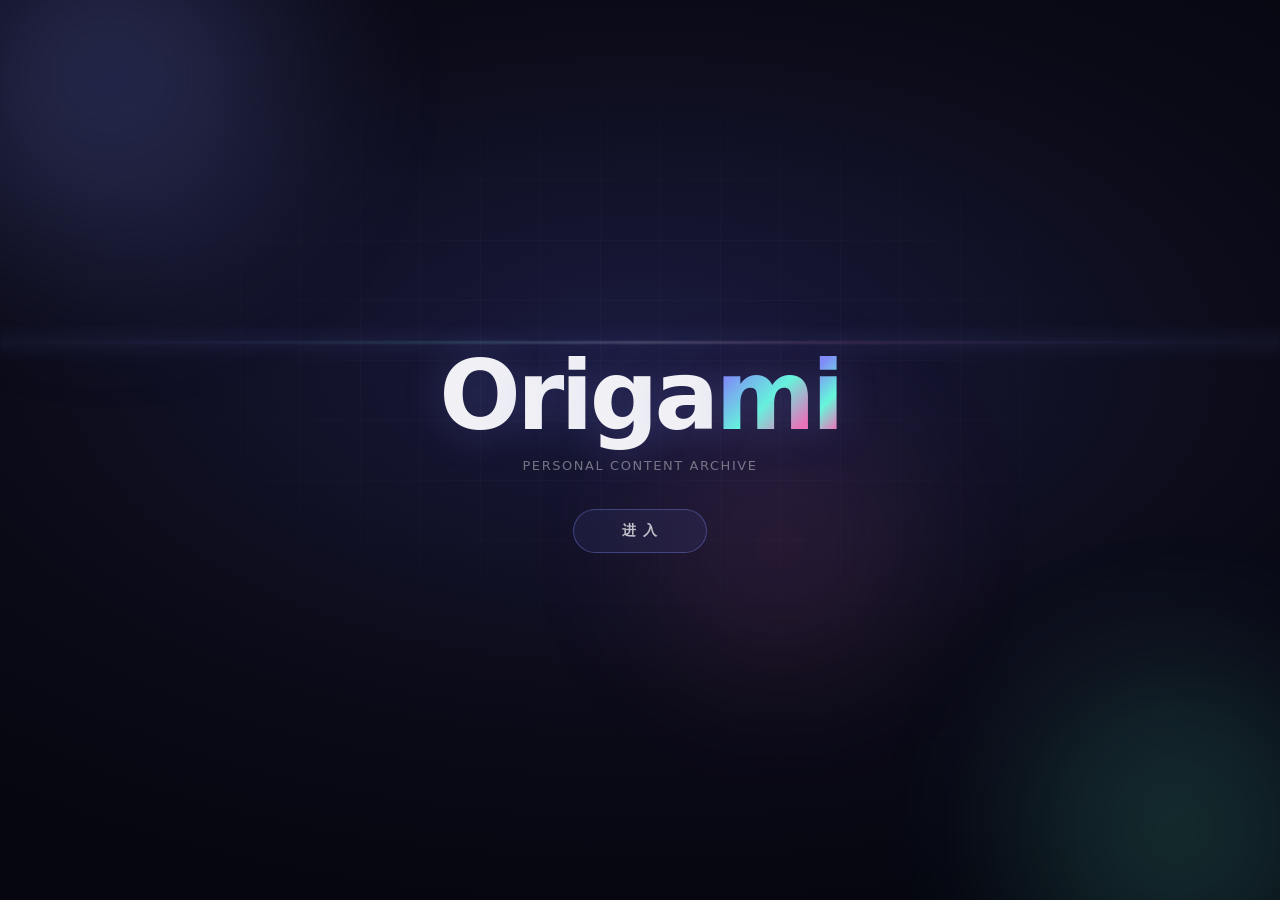
<file: ui/pages/splash.html>
<!DOCTYPE html>
<html lang="zh-CN">
<head>
<meta charset="UTF-8">
<meta name="viewport" content="width=device-width, initial-scale=1.0">
<title>Origami</title>
<link rel="icon" href="../assets/logo.png" type="image/png">
<style>
  *, *::before, *::after { margin:0; padding:0; box-sizing:border-box; }

  html, body {
    width:100%; height:100%; overflow:hidden;
    font-family: 'Segoe UI', system-ui, -apple-system, sans-serif;
    background: #0c0c1a;
    user-select:none; -webkit-font-smoothing:antialiased;
  }

  /* ══════ 背景层 ══════ */
  .bg-scene {
    position:fixed; inset:0; z-index:0;
    background: radial-gradient(ellipse 80% 60% at 50% 40%, #1a1a3e 0%, #0c0c1a 60%, #060610 100%);
  }
  /* 浮动光球 */
  .bg-orb {
    position:absolute; border-radius:50%; filter:blur(80px); opacity:.45;
    animation: orb-drift 12s ease-in-out infinite alternate;
  }
  .bg-orb.a {
    width:420px; height:420px;
    background: radial-gradient(circle, rgba(129,140,248,.7), transparent);
    top:-15%; left:-8%;
    animation-delay: 0s;
  }
  .bg-orb.b {
    width:360px; height:360px;
    background: radial-gradient(circle, rgba(100,255,218,.5), transparent);
    bottom:-12%; right:-6%;
    animation-delay: -4s;
  }
  .bg-orb.c {
    width:280px; height:280px;
    background: radial-gradient(circle, rgba(244,114,182,.4), transparent);
    top:45%; left:50%;
    animation-delay: -8s;
  }

  @keyframes orb-drift {
    0%   { transform:translate(0,0) scale(1); }
    33%  { transform:translate(40px,-20px) scale(1.12); }
    66%  { transform:translate(-30px,15px) scale(.92); }
    100% { transform:translate(10px,-10px) scale(1.05); }
  }

  /* 网格纹理 */
  .bg-grid {
    position:absolute; inset:0;
    background-image:
      linear-gradient(rgba(255,255,255,.025) 1px, transparent 1px),
      linear-gradient(90deg, rgba(255,255,255,.025) 1px, transparent 1px);
    background-size: 60px 60px;
    mask-image: radial-gradient(ellipse 70% 55% at 50% 40%, black 20%, transparent 70%);
  }

  /* 顶部光条 */
  .bg-beam {
    position:absolute; left:0; right:0; top:38%; height:1px;
    background: linear-gradient(90deg,
      transparent, rgba(129,140,248,.15), rgba(100,255,218,.35),
      rgba(255,255,255,.5), rgba(244,114,182,.35),
      rgba(129,140,248,.15), transparent);
    filter:blur(1px);
    animation: beam-pulse 3s ease-in-out infinite;
  }
  .bg-beam::after {
    content:''; position:absolute; left:0; right:0; top:-20px; height:40px;
    background: linear-gradient(180deg, transparent, rgba(129,140,248,.06), transparent);
  }
  @keyframes beam-pulse {
    0%,100% { opacity:.6; }
    50%     { opacity:1; }
  }

  /* ══════ 启动页容器 ══════ */
  #splash {
    position:fixed; inset:0; z-index:10;
    display:flex; align-items:center; justify-content:center;
    flex-direction:column;
    transition: opacity .9s cubic-bezier(.16,1,.3,1), transform .9s cubic-bezier(.16,1,.3,1);
  }
  #splash.exiting { opacity:0; transform:scale(1.03); pointer-events:none; }

  /* ══════ 标题 ══════ */
  .splash-title {
    font-size:clamp(48px,8vw,96px); font-weight:800; letter-spacing:-.04em;
    color:#f0f0f5;
    text-shadow: 0 2px 40px rgba(129,140,248,.25);
    line-height:1;
  }
  .splash-title .hl {
    background: linear-gradient(135deg, #818CF8 20%, #64FFDA 55%, #F472B6 85%);
    -webkit-background-clip:text; background-clip:text;
    color:transparent; -webkit-text-fill-color:transparent;
  }
  .splash-title .char {
    display:inline-block; opacity:0; transform:translateY(20px);
    animation: charIn .55s cubic-bezier(.16,1,.3,1) forwards;
  }
  .splash-title .char:nth-child(1){ animation-delay: .5s; }
  .splash-title .char:nth-child(2){ animation-delay: .58s; }
  .splash-title .char:nth-child(3){ animation-delay: .66s; }
  .splash-title .char:nth-child(4){ animation-delay: .74s; }
  .splash-title .char:nth-child(5){ animation-delay: .82s; }
  .splash-title .char:nth-child(6){ animation-delay: .90s; }
  .splash-title .char:nth-child(7){ animation-delay: .98s; }

  @keyframes charIn {
    0%   { opacity:0; transform:translateY(20px); filter:blur(6px); }
    100% { opacity:1; transform:translateY(0); filter:blur(0); }
  }
  @keyframes fadeUp {
    0%   { opacity:0; transform:translateY(16px) scale(.9); }
    100% { opacity:1; transform:translateY(0) scale(1); }
  }

  /* ══════ 副标题 ══════ */
  .splash-sub {
    margin-top:14px; font-size:13px; font-weight:500; letter-spacing:.12em;
    color:rgba(255,255,255,.40);
    opacity:0; transform:translateY(8px);
    animation: fadeUp 1s 1.35s cubic-bezier(.16,1,.3,1) forwards;
  }

  /* ══════ 进入按钮 ══════ */
  .splash-enter-wrap {
    margin-top:36px; opacity:0;
    animation: fadeUp .8s 2.5s cubic-bezier(.16,1,.3,1) forwards;
  }
  .splash-enter {
    padding:12px 48px; border-radius:999px;
    border:1.5px solid rgba(129,140,248,.35);
    background: rgba(129,140,248,.08);
    color:rgba(255,255,255,.72);
    font-family:inherit; font-size:14px; font-weight:600;
    letter-spacing:.08em;
    cursor:pointer;
    transition: all .3s;
    backdrop-filter: blur(12px);
    -webkit-backdrop-filter: blur(12px);
  }
  .splash-enter:hover {
    background:rgba(129,140,248,.18);
    border-color:rgba(129,140,248,.6);
    color:#fff;
    box-shadow:0 0 40px rgba(129,140,248,.20), 0 8px 24px rgba(0,0,0,.3);
    transform:translateY(-1px);
  }
  .splash-enter:active { transform:scale(.97); }

  /* ══════ 粒子 — CSS 实现 ══════ */
  .particles {
    position:fixed; inset:0; z-index:1; pointer-events:none;
  }
  .particle {
    position:absolute; border-radius:50%;
    animation: particleRise linear infinite;
  }
  @keyframes particleRise {
    0%   { transform:translateY(0) translateX(0); opacity:0; }
    8%   { opacity:.9; }
    85%  { opacity:.15; }
    100% { transform:translateY(-105vh) translateX(var(--dx)); opacity:0; }
  }

  /* ══════ 响应式 ══════ */
  @media(max-width:600px){
    .splash-title { font-size:clamp(36px,10vw,52px); }
    .splash-enter { padding:10px 36px; font-size:13px; }
  }
</style>
</head>
<body>

<!-- 背景场景 -->
<div class="bg-scene">
  <div class="bg-orb a"></div>
  <div class="bg-orb b"></div>
  <div class="bg-orb c"></div>
  <div class="bg-grid"></div>
  <div class="bg-beam"></div>
</div>

<!-- CSS 粒子 -->
<div class="particles" id="particles"></div>

<!-- 启动页 -->
<div id="splash">
  <div class="splash-title">
    <span class="char">O</span><span class="char">r</span><span class="char">i</span><span class="char">g</span><span class="char">a</span><span class="char hl">m</span><span class="char hl">i</span>
  </div>

  <div class="splash-sub">PERSONAL CONTENT ARCHIVE</div>

  <div class="splash-enter-wrap">
    <button class="splash-enter" id="enter-btn" onclick="enterApp()">进 入</button>
  </div>
</div>

<script>
  // ══════ CSS 粒子 ══════
  (function(){
    var container = document.getElementById('particles');
    var colors = [
      'rgba(200,210,255,.75)',
      'rgba(180,200,255,.6)',
      'rgba(255,220,240,.55)',
      'rgba(160,240,220,.5)',
      'rgba(220,200,255,.65)',
      'rgba(255,255,255,.7)',
    ];
    for(var i=0;i<200;i++){
      var p = document.createElement('div');
      p.className = 'particle';
      var size = 1 + Math.random()*4;
      var col = colors[Math.floor(Math.random()*colors.length)];
      p.style.cssText =
        'width:'+size+'px;height:'+size+'px;'+
        'left:'+(Math.random()*100)+'%;'+
        'bottom:'+(-5-Math.random()*30)+'%;'+
        'background:'+col+';'+
        'box-shadow:0 0 '+(4+Math.random()*8)+'px '+col+';'+
        '--dx:'+(Math.random()*60-30)+'px;'+
        'animation-duration:'+(5+Math.random()*14)+'s;'+
        'animation-delay:'+(Math.random()*8)+'s;';
      container.appendChild(p);
    }
  })();

  // ══════ 进入逻辑 ══════
  var splash = document.getElementById('splash');
  var ready = false;

  setTimeout(function(){ ready=true; }, 2800);

  window.enterApp = function(){
    if(!ready) return;
    splash.classList.add('exiting');
    setTimeout(function(){
      window.location.href = 'home.html';
    }, 800);
  };

  document.addEventListener('keydown',function(e){
    if(e.key==='Enter'||e.code==='Space'){ e.preventDefault(); enterApp(); }
  });
</script>
</body>
</html>
</file>
<file: ui/css/themes.css>
/* ═══════════════ Origami 主题系统 ═══════════════ */
/* Usage: <html data-theme="soft-dark">           */
/* Available: mint, sky, soft-dark, latte,        */
/*            sakura, matcha, twilight            */

/* ── Shared ── */
:root {
  --font: 'Segoe UI', system-ui, -apple-system, sans-serif;
  --radius-sm: 6px;
  --radius-md: 14px;
}

/* ── Default (soft-dark / 柔和暗色) ── */
:root, [data-theme="soft-dark"] {
  --bg-deep:    #1A1B2E;
  --bg-surface: #202238;
  --bg-card:    #202238;
  --bg-hover:   #2D2F4A;
  --bg-selected: #818CF8;
  --accent:     #818CF8;
  --accent-hover:#A5B4FC;
  --accent-glow:#6366F1;
  --text-primary:   #E2E8F0;
  --text-secondary: #94A3B8;
  --text-disabled:  #4B5563;
  --text-on-accent: #FFFFFF;
  --border-default: #2A2C44;
  --divider:        #2A2C44;
  --success: #4ADE80;
  --warn:    #FBBF24;
  --error:   #F87171;
  --scrollbar-bg:     #1A1B2E;
  --scrollbar-handle: #4B5563;
  --scrollbar-hover:  #6B7280;
  --danger:       #EF4444;
  --danger-hover: #DC2626;
  --disabled-bg:  #1E2030;
  --link:         #818CF8;
}

/* ── 薄荷清爽 ── */
[data-theme="mint"] {
  --bg-deep:    #FAFCFB;
  --bg-surface: #F1F5F9;
  --bg-card:    #FFFFFF;
  --bg-hover:   #F0FDF6;
  --accent:     #10B981;
  --accent-glow:#059669;
  --text-primary:   #0F172A;
  --text-secondary: #64748B;
  --text-disabled:  #94A3B8;
  --border-default: #E2E8F0;
  --divider:        #E8ECF0;
  --success: #22C55E;
  --warn:    #F59E0B;
  --error:   #EF4444;
}

/* ── 天空柔光 ── */
[data-theme="sky"] {
  --bg-deep:    #F8FAFC;
  --bg-surface: #F1F5F9;
  --bg-card:    #FFFFFF;
  --bg-hover:   #EFF6FF;
  --accent:     #3B82F6;
  --accent-glow:#2563EB;
  --text-primary:   #1E293B;
  --text-secondary: #64748B;
  --text-disabled:  #94A3B8;
  --border-default: #E2E8F0;
  --divider:        #E8ECF0;
  --success: #22C55E;
  --warn:    #F59E0B;
  --error:   #EF4444;
}

/* ── 拿铁暖调 ── */
[data-theme="latte"] {
  --bg-deep:    #FFFBF5;
  --bg-surface: #FDF6ED;
  --bg-card:    #FFFFFF;
  --bg-hover:   #FFF0E5;
  --accent:     #E88D4A;
  --accent-glow:#D4783A;
  --text-primary:   #3D2E1E;
  --text-secondary: #8B7355;
  --text-disabled:  #B8A898;
  --border-default: #F0E4D8;
  --divider:        #F0E4D8;
  --success: #65A30D;
  --warn:    #D97706;
  --error:   #DC2626;
}

/* ── 樱花物语 ── */
[data-theme="sakura"] {
  --bg-deep:    #FFF5F7;
  --bg-surface: #FFF0F3;
  --bg-card:    #FFFFFF;
  --bg-hover:   #FFEBF0;
  --accent:     #F472B6;
  --accent-glow:#EC4899;
  --text-primary:   #2D1820;
  --text-secondary: #8B6478;
  --text-disabled:  #C4A0AC;
  --border-default: #F5E0E8;
  --divider:        #F5E0E8;
  --success: #22C55E;
  --warn:    #F59E0B;
  --error:   #EF4444;
}

/* ── 抹茶素净 ── */
[data-theme="matcha"] {
  --bg-deep:    #F9FAF8;
  --bg-surface: #F2F5F0;
  --bg-card:    #FFFFFF;
  --bg-hover:   #EDF5EC;
  --accent:     #7D9F7A;
  --accent-glow:#6B8F68;
  --text-primary:   #1A2E1A;
  --text-secondary: #6B7D6B;
  --text-disabled:  #A8B5A6;
  --border-default: #E4EAE2;
  --divider:        #E4EAE2;
  --success: #65A30D;
  --warn:    #D97706;
  --error:   #DC2626;
}

/* ── 暮光暗色 ── */
[data-theme="twilight"] {
  --bg-deep:    #1E1E24;
  --bg-surface: #242630;
  --bg-card:    #242630;
  --bg-hover:   #2A2D3A;
  --accent:     #22D3EE;
  --accent-glow:#67E8F9;
  --text-primary:   #E8E8ED;
  --text-secondary: #6B6B7E;
  --text-disabled:  #5A5A6E;
  --border-default: #2E3040;
  --divider:        #2E3040;
  --success: #4ADE80;
  --warn:    #FBBF24;
  --error:   #F87171;
}
</file>
